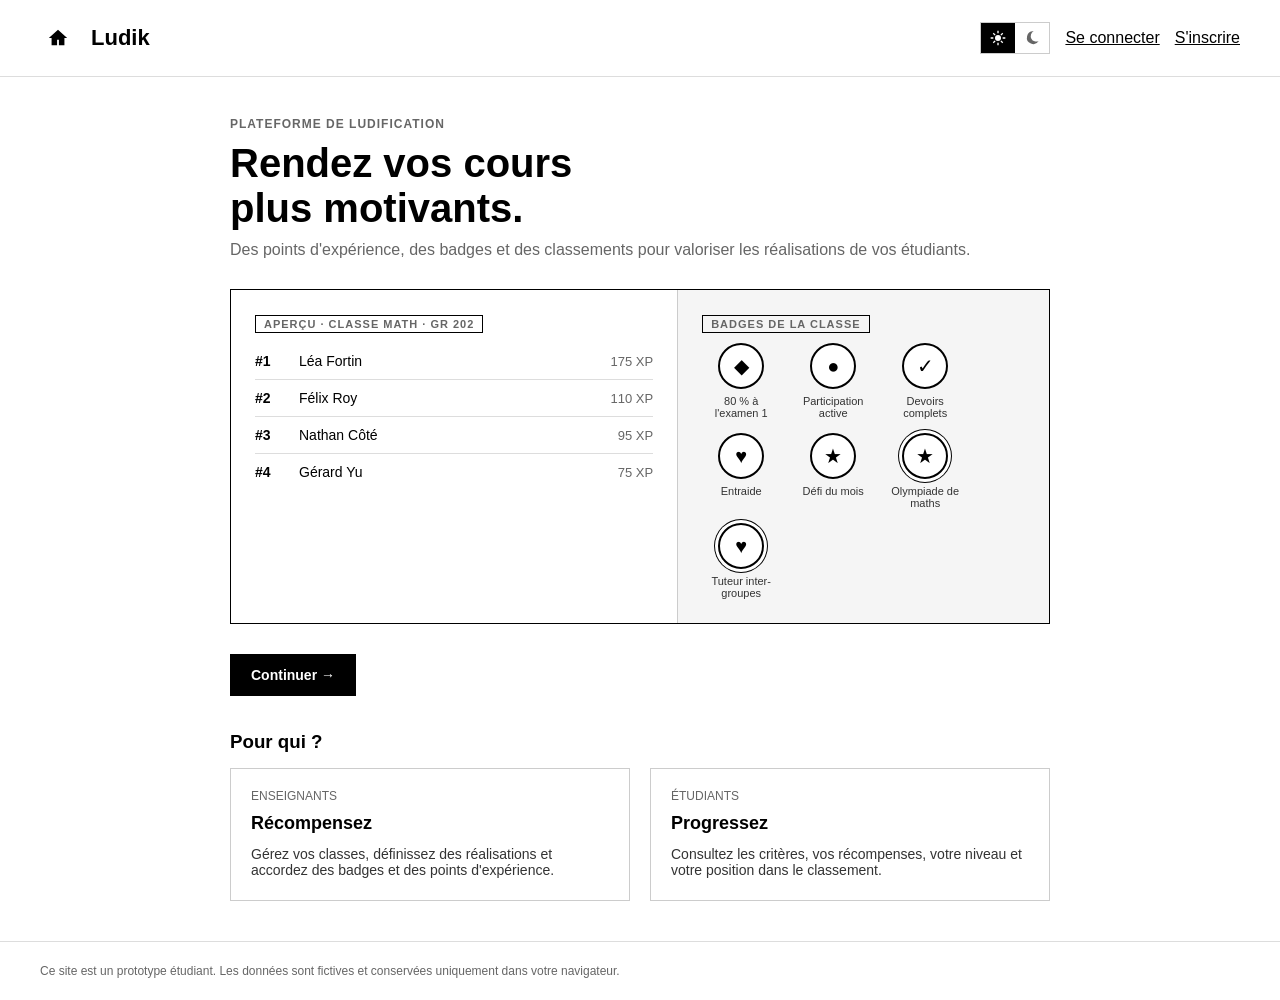
<file: index.html>
<!DOCTYPE html>
<html lang="fr">
<head>
<meta charset="UTF-8">
<meta name="viewport" content="width=device-width, initial-scale=1">
<title>Accueil - Ludik</title>
<link rel="stylesheet" href="style.css">
<script src="data.js"></script>
<script src="app.js"></script>
</head>
<body>

<main>
  <div class="eyebrow">Plateforme de ludification</div>
  <h2 class="title">Rendez vos cours<br>plus motivants.</h2>
  <p class="subtitle">Des points d'expérience, des badges et des classements pour valoriser les réalisations de vos étudiants.</p>

  <div class="preview" aria-label="Aperçu">
    <div>
      <div class="tag">APERÇU · CLASSE MATH · GR 202</div>
      <ul class="rank-list" id="previewRank"></ul>
    </div>
    <div>
      <div class="tag">BADGES DE LA CLASSE</div>
      <div class="badge-row" id="previewBadges"></div>
    </div>
  </div>

  <a class="btn" id="continueBtn" href="connexion.html">Continuer →</a>

  <div class="list-header">
    <h3>Pour qui ?</h3>
  </div>
  <div class="cards">
    <div class="card">
      <div class="meta"><span>Enseignants</span></div>
      <h4>Récompensez</h4>
      <p>Gérez vos classes, définissez des réalisations et accordez des badges et des points d'expérience.</p>
    </div>
    <div class="card">
      <div class="meta"><span>Étudiants</span></div>
      <h4>Progressez</h4>
      <p>Consultez les critères, vos récompenses, votre niveau et votre position dans le classement.</p>
    </div>
  </div>
</main>

<script>
  const user = getCurrentUser();
  if (user) document.getElementById("continueBtn").href = homeFor(user);

  document.getElementById("previewRank").innerHTML = ranking("c1").slice(0, 4).map(function (r) {
    return '<li><span class="pos">#' + r.rang + '</span><span class="name">' + esc(fullName(r.etudiant)) + '</span><span class="xp">' + r.xp + " XP</span></li>";
  }).join("");

  document.getElementById("previewBadges").innerHTML = badgesOf("c1").map(function (b) {
    return '<div class="badge-tile">' + medalHtml(b) + "<span>" + esc(b.nom) + "</span></div>";
  }).join("");
</script>

</body>
</html>
</file>
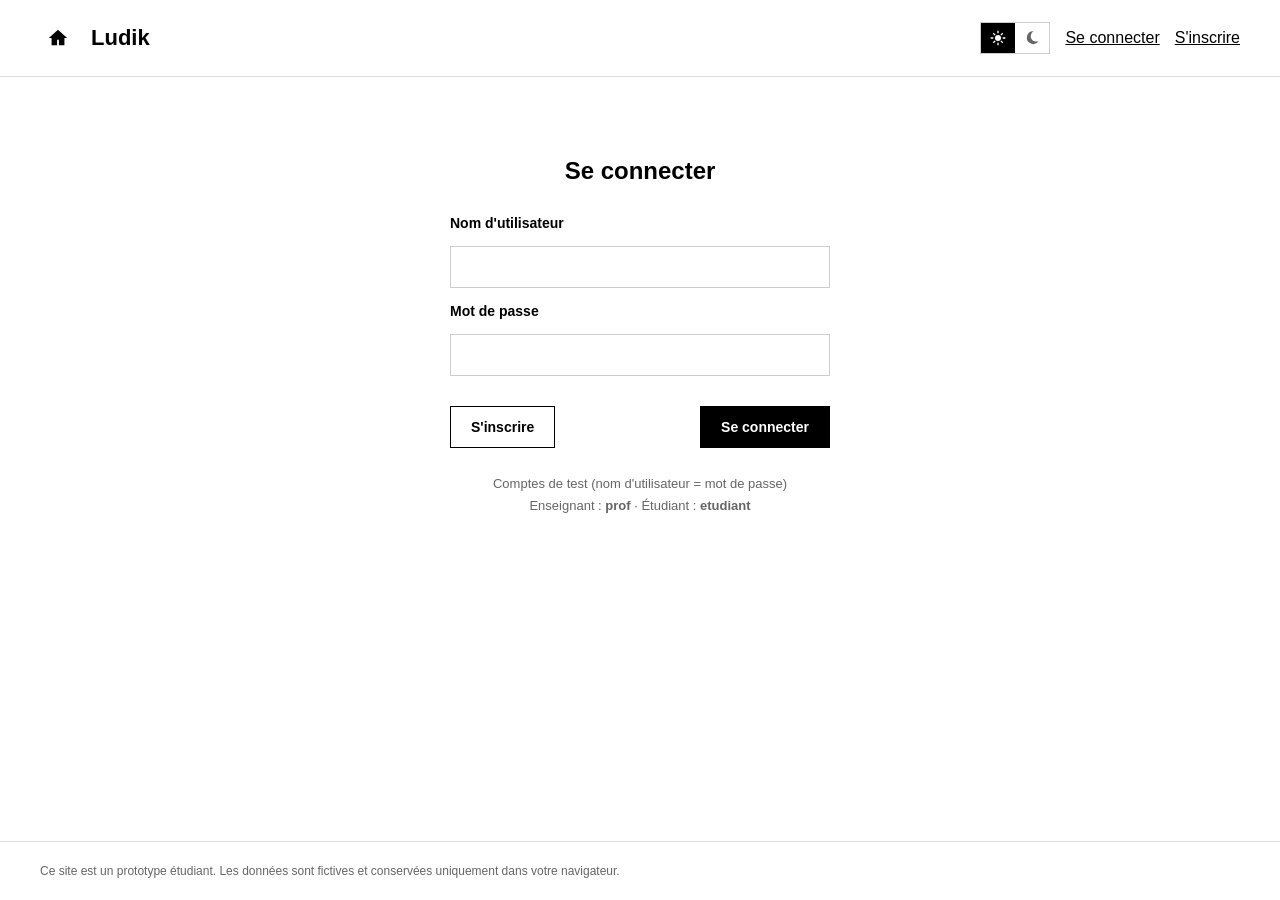
<file: connexion.html>
<!DOCTYPE html>
<html lang="fr">
<head>
<meta charset="UTF-8">
<meta name="viewport" content="width=device-width, initial-scale=1">
<title>Connexion - Ludik</title>
<link rel="stylesheet" href="style.css">
<script src="data.js"></script>
<script src="app.js"></script>
</head>
<body>

<main class="narrow">
  <h2 style="text-align:center; margin-bottom:30px;">Se connecter</h2>
  <p class="error" id="loginError" role="alert" hidden>Nom d'utilisateur ou mot de passe incorrect. Vérifiez vos identifiants et réessayez.</p>
  <form class="stack" onsubmit="seConnecter(event)">
    <label for="username">Nom d'utilisateur</label>
    <input type="text" id="username" autocomplete="username" required>

    <label for="password">Mot de passe</label>
    <input type="password" id="password" autocomplete="current-password" required>

    <div class="buttons">
      <a class="btn secondary" href="inscription.html">S'inscrire</a>
      <button type="submit" class="btn">Se connecter</button>
    </div>
  </form>
  <p class="test-account">
    Comptes de test (nom d'utilisateur = mot de passe)<br>
    Enseignant : <strong>prof</strong> · Étudiant : <strong>etudiant</strong>
  </p>
</main>

<script>
  function seConnecter(event) {
    event.preventDefault();
    const user = findUser(document.getElementById("username").value.trim(), document.getElementById("password").value);
    if (!user) {
      document.getElementById("loginError").hidden = false;
      const password = document.getElementById("password");
      password.value = "";
      password.focus();
      return;
    }
    login(user);
    window.location.href = homeFor(user);
  }
</script>

</body>
</html>
</file>
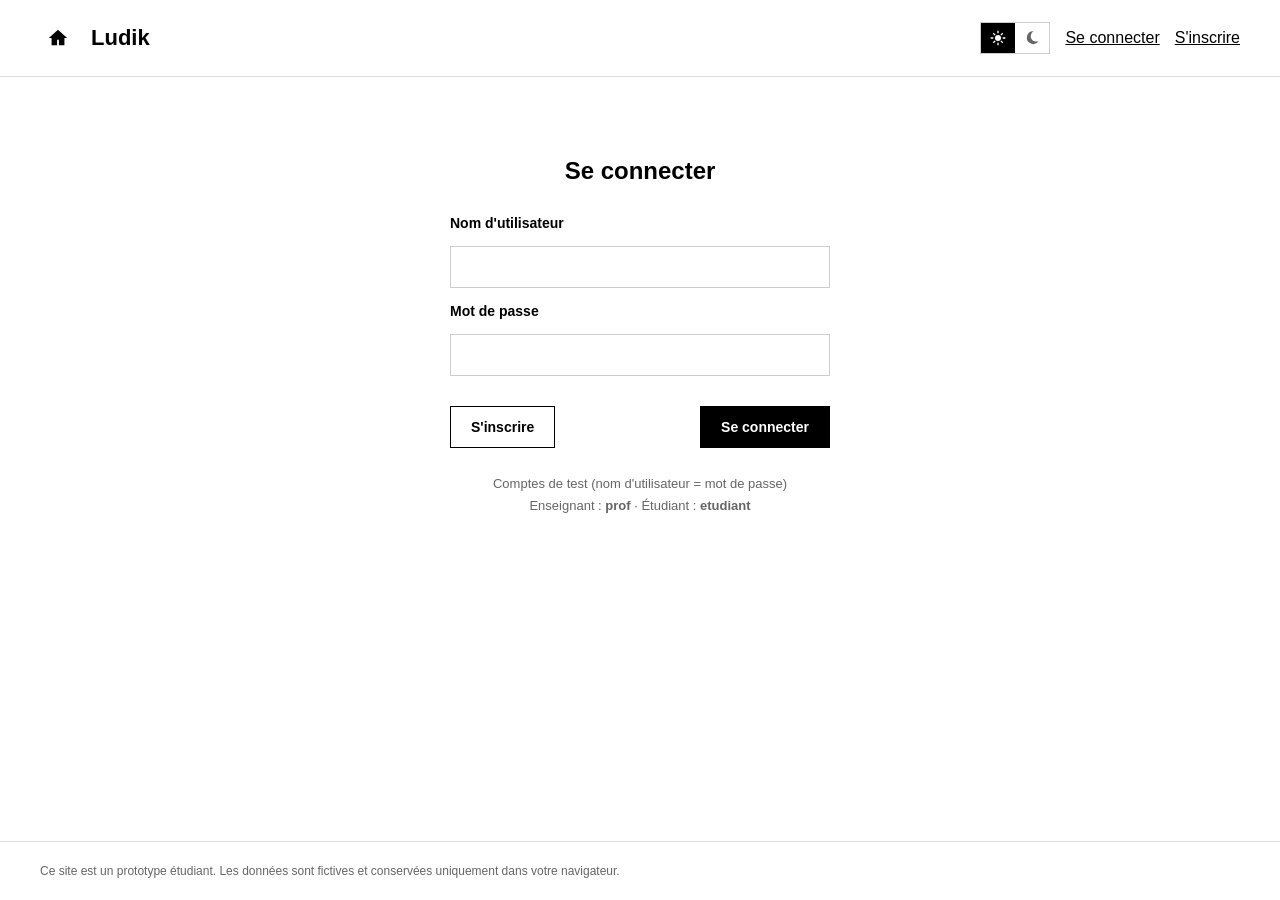
<file: etudiant-badge.html>
<!DOCTYPE html>
<html lang="fr">
<head>
<meta charset="UTF-8">
<meta name="viewport" content="width=device-width, initial-scale=1">
<title>Badge - Ludik</title>
<link rel="stylesheet" href="style.css">
<script src="data.js"></script>
<script src="app.js"></script>
</head>
<body>

<main>
  <a class="back-link" id="backLink">← Retour à la liste des badges</a>

  <div class="badge-editor" style="margin-top:10px">
    <div>
      <div class="eyebrow" id="eyebrow"></div>
      <h2 class="title" id="title"></h2>
      <p class="subtitle" id="subtitle"></p>

      <section class="panel" style="margin-top:25px">
        <h3>Critères d'attribution</h3>
        <p id="description" style="margin:0; font-size:15px; line-height:1.5"></p>
      </section>

      <section class="panel">
        <h3>Mon statut</h3>
        <div id="status"></div>
      </section>
    </div>

    <div class="image-box" style="align-self:start">
      <div id="medal"></div>
      <div id="statusTag"></div>
      <p class="hint" id="holders" style="text-align:center; margin:0"></p>
    </div>
  </div>
</main>

<script>
  // Consultation seulement : l'étudiant ne peut ni modifier ce badge ni se l'attribuer.
  const user = requireRole("etudiant");
  const badge = getBadge(qs("id"));
  if (!badge) denyAccess("Ce badge n'existe pas.");
  // La classe d'où vient l'étudiant ; pour un badge d'alliance, n'importe quelle classe membre où il est inscrit
  const classes = badgeClasses(badge).filter(function (c) { return isEnrolled(user.id, c.id); });
  const classe = classes.find(function (c) { return c.id === qs("classe"); }) || classes[0];
  if (!classe) {
    denyAccess("Ce badge appartient à une classe à laquelle vous n'êtes pas inscrit.");
  }

  const obtentions = badgeAttributions(user.id, badge.id);
  const total = badgeAudience(badge);

  document.title = badge.nom + " - Ludik";
  document.getElementById("backLink").href = "etudiant-classe.html?id=" + classe.id + "#badges-section";
  document.getElementById("eyebrow").textContent = "Badge · " + badgeScopeLabel(badge);
  document.getElementById("title").textContent = badge.nom;
  document.getElementById("subtitle").textContent =
    "+" + badge.xp + " XP · " + (badge.cumulable ? "Peut être obtenu plusieurs fois" : "Ne peut être obtenu qu'une fois");
  document.getElementById("description").textContent = badge.description || "Votre enseignant n'a pas encore décrit les critères de ce badge.";

  document.getElementById("medal").innerHTML = medalHtml(badge, { size: "lg", locked: !obtentions.length });
  document.getElementById("statusTag").innerHTML = obtentions.length
    ? '<span class="tag">✓ Obtenu' + (obtentions.length > 1 ? " ×" + obtentions.length : "") + "</span>"
    : '<span class="tag muted">Pas encore obtenu</span>';
  document.getElementById("holders").textContent = holdersOf(badge.id).length + " / " + total + " étudiants " + (badge.allianceId ? "de l'alliance" : "de la classe") + " l'ont obtenu";

  if (obtentions.length) {
    document.getElementById("status").innerHTML = '<ul class="row-list">' + obtentions.map(function (a) {
      const prof = getUser(a.parId);
      return '<li><span class="grow"><strong>Obtenu le ' + formatDate(a.date) + '</strong><br><span class="muted">' +
        relativeDate(a.date) + (prof ? " · accordé par " + esc(fullName(prof)) : "") + "</span></span><strong>+" + a.xp + " XP</strong></li>";
    }).join("") + "</ul>" +
      (badge.cumulable ? '<p class="hint">Ce badge est cumulable : vous pouvez l\'obtenir de nouveau en remplissant encore les critères.</p>' : "");
  } else {
    document.getElementById("status").innerHTML =
      '<p style="margin:0; font-size:14px">Vous n\'avez pas encore obtenu ce badge. Remplissez les critères ci-dessus : ' +
      "votre enseignant vous l'attribuera et vous recevrez une notification.</p>";
  }
</script>

</body>
</html>
</file>
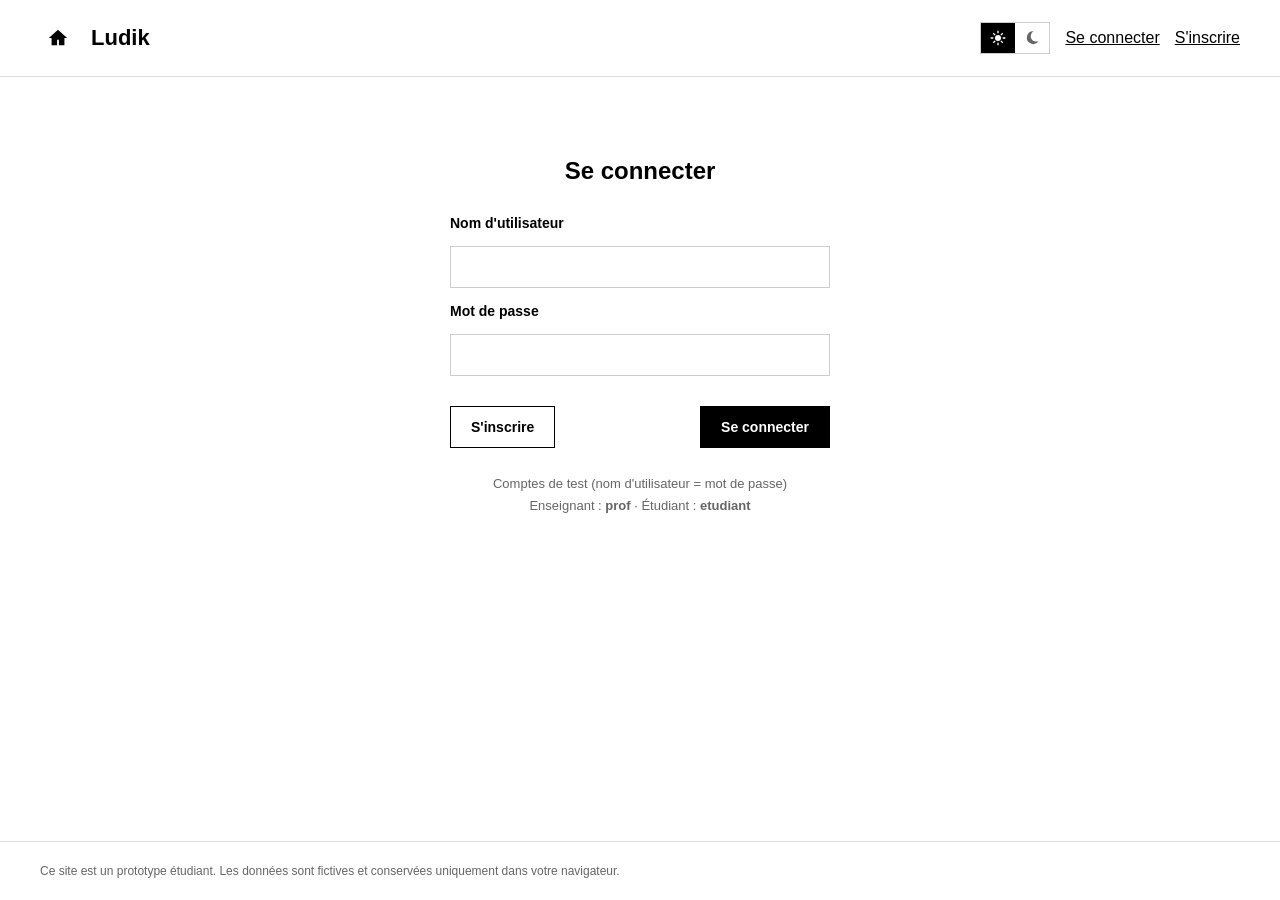
<file: etudiant-classe.html>
<!DOCTYPE html>
<html lang="fr">
<head>
<meta charset="UTF-8">
<meta name="viewport" content="width=device-width, initial-scale=1">
<title>Classe - Ludik</title>
<link rel="stylesheet" href="style.css">
<script src="data.js"></script>
<script src="app.js"></script>
</head>
<body>

<main>
  <a class="back-link" href="etudiant.html">← Mes classes</a>
  <div class="eyebrow" id="eyebrow"></div>
  <h2 class="title" id="title"></h2>
  <p class="subtitle" id="subtitle"></p>

  <div class="grid-2" style="margin-top:30px">
    <section class="panel">
      <h3>Ma progression</h3>
      <div class="stats" style="grid-template-columns:1fr 1fr; gap:10px">
        <div class="stat"><strong id="myRank"></strong><span>Rang</span></div>
        <div class="stat"><strong id="myXp"></strong><span>XP</span></div>
      </div>
      <div id="myProgress" style="margin-top:15px"></div>
    </section>
    <section class="panel">
      <h3>Classement</h3>
      <ul class="rank-list" id="rank"></ul>
    </section>
  </div>

  <section class="panel" style="margin-top:20px" id="badges-section">
    <h3>Badges <small id="badgeCount"></small></h3>
    <p class="hint" style="margin-top:0">Sélectionnez un badge pour voir ses critères et son statut.</p>
    <ul class="choice-list" id="badges"></ul>
    <div class="legend" id="legend" hidden><span class="medal sm shared">★&#xFE0E;</span> Badge commun à toutes les classes de l'alliance</div>
  </section>

  <div id="allianceRanks"></div>
</main>

<script>
  const user = requireRole("etudiant");
  const classe = getClasse(qs("id"));
  if (!classe || classe.archived || !isEnrolled(user.id, classe.id)) denyAccess("Vous n'êtes pas inscrit à cette classe.");

  document.title = classe.nom + " - Ludik";
  document.getElementById("eyebrow").textContent = "Classe · " + classe.groupe;
  document.getElementById("title").textContent = classe.nom;
  document.getElementById("subtitle").textContent = "Prof. " + fullName(getUser(classe.profId));

  const rows = ranking(classe.id);
  const xp = xpOf(user.id, classe.id);
  const myRow = rows.find(function (r) { return r.etudiant.id === user.id; });
  document.getElementById("myRank").textContent = "#" + myRow.rang + " / " + rows.length;
  document.getElementById("myXp").textContent = xp;
  document.getElementById("myProgress").innerHTML = progressHtml(xp) +
    '<p class="hint">Encore ' + (XP_PAR_NIVEAU - levelInfo(xp).dansNiveau) + " XP avant le niveau " + (levelInfo(xp).niveau + 1) + ".</p>";

  // Le podium, puis la position de l'étudiant s'il n'y figure pas (on n'affiche pas le dernier rang)
  function rankLine(r) {
    const me = r.etudiant.id === user.id;
    return '<li class="' + (me ? "me" : "") + '"><span class="pos">#' + r.rang + '</span><span class="name">' +
      esc(fullName(r.etudiant)) + (me ? " (vous)" : "") + '</span><span class="xp">' +
      (r.classe ? esc(r.classe.groupe) + " · " : "") + r.xp + " XP</span></li>";
  }
  function podiumHtml(list, mine) {
    const podium = list.slice(0, 3);
    let html = podium.map(rankLine).join("");
    if (mine && !podium.includes(mine)) {
      html += '<li class="gap">⋮</li>' + rankLine(mine);
    }
    return html;
  }
  document.getElementById("rank").innerHTML = podiumHtml(rows, myRow);

  // Classement commun de chaque alliance dont la classe fait partie
  document.getElementById("allianceRanks").innerHTML = alliancesOfClasse(classe.id).map(function (a) {
    const list = allianceRanking(a);
    const mine = list.find(function (r) { return r.etudiant.id === user.id && r.classe.id === classe.id; });
    const groupes = allianceClasses(a).map(function (c) { return c.groupe; }).join(", ");
    return '<section class="panel"><h3>Classement de l\'alliance « ' + esc(a.nom) + " » <small>" + esc(groupes) + "</small></h3>" +
      '<ul class="rank-list">' + podiumHtml(list, mine) + "</ul>" +
      '<p class="hint">Votre position parmi les ' + plural(list.length, "étudiant") + " des classes de l'alliance.</p></section>";
  }).join("");

  const badges = badgesOf(classe.id);
  const earned = badgesEarned(user.id, classe.id);
  document.getElementById("badgeCount").textContent = earned.length + " / " + badges.length + " obtenus";
  document.getElementById("badges").innerHTML = badges.length
    ? badges.map(function (b) {
        const n = countBadge(user.id, b.id);
        const status = n
          ? '<span class="tag">✓ Obtenu' + (n > 1 ? " ×" + n : "") + "</span>"
          : '<span class="tag muted">À obtenir</span>';
        return '<li><button type="button" onclick="location.href=\'etudiant-badge.html?id=' + b.id + "&classe=" + classe.id + '\'">' + medalHtml(b, { locked: !n }) +
          '<span class="grow"><strong>' + esc(b.nom) + '</strong><br><span class="hint">+' + b.xp + " XP" +
          (b.allianceId ? " · " + esc(badgeScopeLabel(b)) : "") + "</span></span>" + status + " →</button></li>";
      }).join("")
    : '<li class="empty">Aucun badge disponible pour cette classe.</li>';
  document.getElementById("legend").hidden = !badges.some(function (b) { return b.allianceId; });
</script>

</body>
</html>
</file>
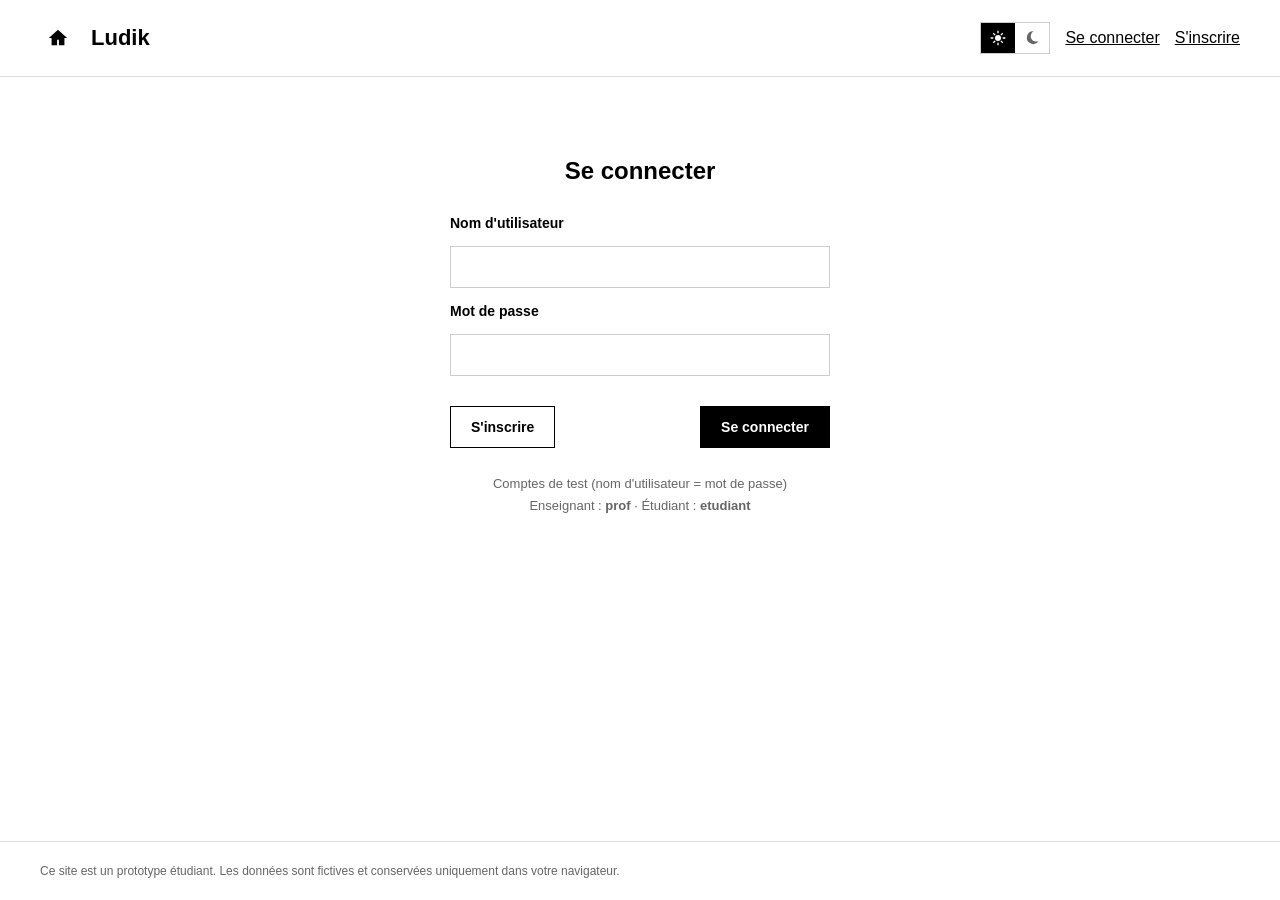
<file: etudiant.html>
<!DOCTYPE html>
<html lang="fr">
<head>
<meta charset="UTF-8">
<meta name="viewport" content="width=device-width, initial-scale=1">
<title>Mon profil - Ludik</title>
<link rel="stylesheet" href="style.css">
<script src="data.js"></script>
<script src="app.js"></script>
</head>
<body>

<main>
  <div class="eyebrow">Espace étudiant</div>
  <h2 class="title" id="title"></h2>
  <p class="subtitle" id="subtitle"></p>

  <div class="list-header">
    <h3>Mes classes</h3>
    <span id="count"></span>
  </div>
  <div class="cards" id="cards"></div>

  <div class="list-header">
    <h3>Derniers accomplissements</h3>
  </div>
  <section class="panel">
    <ul class="row-list" id="recent"></ul>
  </section>
</main>

<script>
  const user = requireRole("etudiant");
  const classes = classesOfStudent(user.id);
  const totalXp = classes.reduce(function (s, c) { return s + xpOf(user.id, c.id); }, 0);
  const totalBadges = classes.reduce(function (s, c) { return s + badgesEarned(user.id, c.id).length; }, 0);

  document.getElementById("title").textContent = fullName(user);
  document.getElementById("subtitle").textContent = totalXp + " XP au total · " + plural(totalBadges, "badge") + " obtenu" + (totalBadges > 1 ? "s" : "");
  document.getElementById("count").textContent = plural(classes.length, "classe");

  document.getElementById("cards").innerHTML = classes.length
    ? classes.map(function (c) {
        const xp = xpOf(user.id, c.id);
        const prof = getUser(c.profId);
        return '<div class="card"><div class="meta"><span>' + esc(c.groupe) + "</span><span>Rang #" + rankOf(user.id, c.id) + " / " + studentsOf(c.id).length + "</span></div>" +
          '<div class="card-body"><h4>' + esc(c.nom) + "</h4><p>Prof. " + esc(fullName(prof)) + "</p>" +
          "<p>" + badgesEarned(user.id, c.id).length + " / " + badgesOf(c.id).length + " badges · " + xp + " XP</p>" + progressHtml(xp) + "</div>" +
          '<a class="btn secondary block" href="etudiant-classe.html?id=' + c.id + '">Voir la classe →</a></div>';
      }).join("")
    : '<p class="empty">Vous n\'êtes inscrit à aucune classe. Votre enseignant doit vous ajouter.</p>';

  const recent = state.attributions
    .filter(function (a) { return a.etudiantId === user.id && classes.some(function (c) { return c.id === a.classeId; }); })
    .sort(function (a, b) { return b.date.localeCompare(a.date); })
    .slice(0, 6);

  document.getElementById("recent").innerHTML = recent.length
    ? recent.map(function (a) {
        const b = a.badgeId ? getBadge(a.badgeId) : null;
        const c = getClasse(a.classeId);
        return "<li>" + (b ? medalHtml(b, { size: "sm" }) : '<span class="medal sm">+</span>') +
          '<span class="grow"><strong>' + (b ? esc(b.nom) : esc(a.note || "Points d'expérience")) + '</strong><br><span class="muted">' +
          esc(c.nom) + " · " + relativeDate(a.date) + "</span></span><strong>+" + a.xp + " XP</strong></li>";
      }).join("")
    : '<li class="empty">Aucun accomplissement pour l\'instant.</li>';
</script>

</body>
</html>
</file>
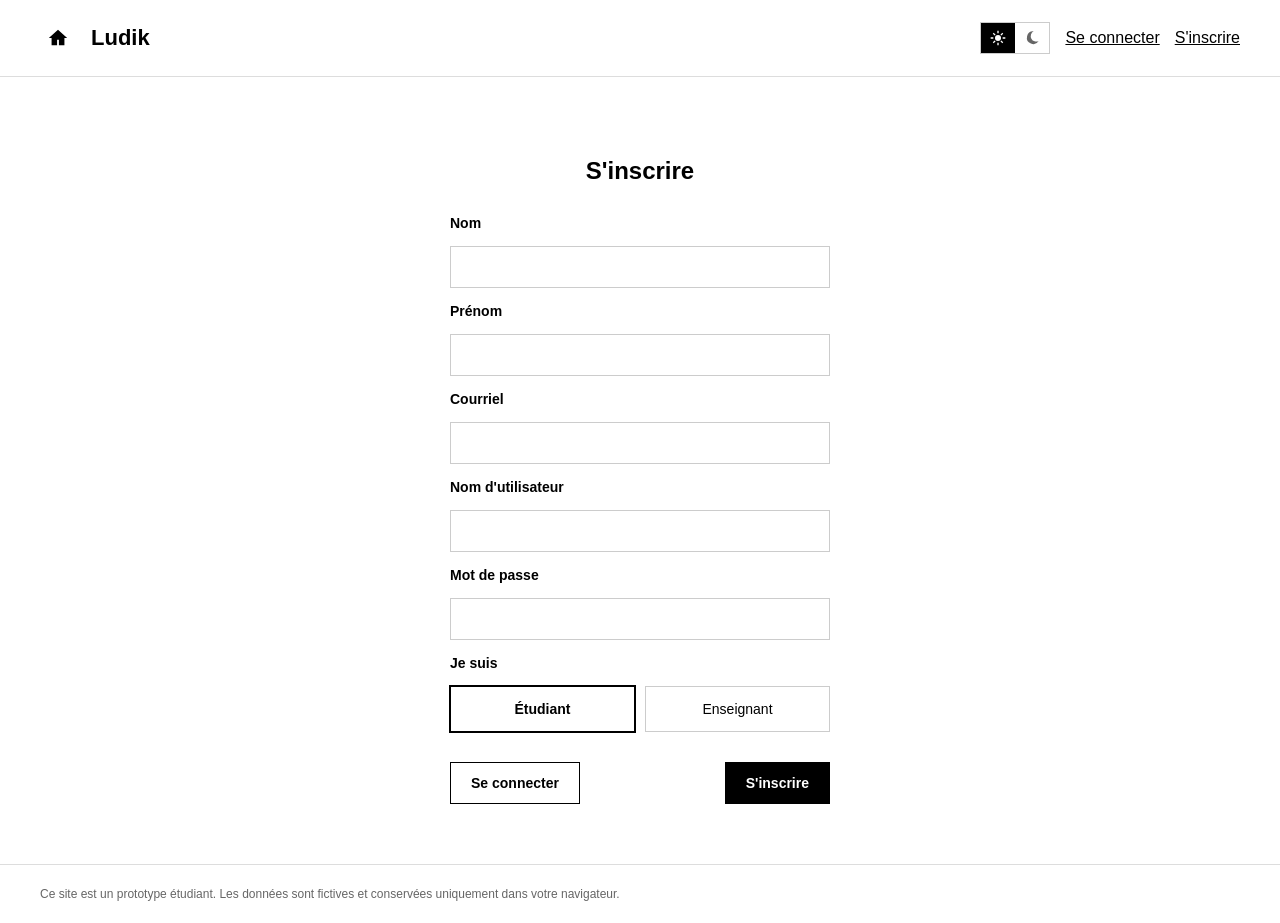
<file: inscription.html>
<!DOCTYPE html>
<html lang="fr">
<head>
<meta charset="UTF-8">
<meta name="viewport" content="width=device-width, initial-scale=1">
<title>Inscription - Ludik</title>
<link rel="stylesheet" href="style.css">
<script src="data.js"></script>
<script src="app.js"></script>
</head>
<body>

<main class="narrow">
  <h2 style="text-align:center; margin-bottom:30px;">S'inscrire</h2>
  <form class="stack" onsubmit="sInscrire(event)">
    <label for="nom">Nom</label>
    <input type="text" id="nom" autocomplete="family-name" required>

    <label for="prenom">Prénom</label>
    <input type="text" id="prenom" autocomplete="given-name" required>

    <label for="email">Courriel</label>
    <input type="email" id="email" autocomplete="email" required>

    <label for="username">Nom d'utilisateur</label>
    <input type="text" id="username" autocomplete="username" required>

    <label for="password">Mot de passe</label>
    <input type="password" id="password" autocomplete="new-password" minlength="4" required>

    <label>Je suis</label>
    <div class="role-choice">
      <label><input type="radio" name="role" value="etudiant" checked><span>Étudiant</span></label>
      <label><input type="radio" name="role" value="enseignant"><span>Enseignant</span></label>
    </div>

    <div class="buttons">
      <a class="btn secondary" href="connexion.html">Se connecter</a>
      <button type="submit" class="btn">S'inscrire</button>
    </div>
  </form>
</main>

<script>
  function sInscrire(event) {
    event.preventDefault();
    const username = document.getElementById("username").value.trim();
    if (usernameTaken(username)) {
      showNotification("Ce nom d'utilisateur est déjà pris");
      return;
    }
    const user = {
      id: newId("u"),
      username: username,
      password: document.getElementById("password").value,
      prenom: document.getElementById("prenom").value.trim(),
      nom: document.getElementById("nom").value.trim(),
      email: document.getElementById("email").value.trim(),
      role: document.querySelector("input[name=role]:checked").value
    };
    if (!commit(function () { state.users.push(user); })) return;
    login(user);
    window.location.href = homeFor(user);
  }
</script>

</body>
</html>
</file>
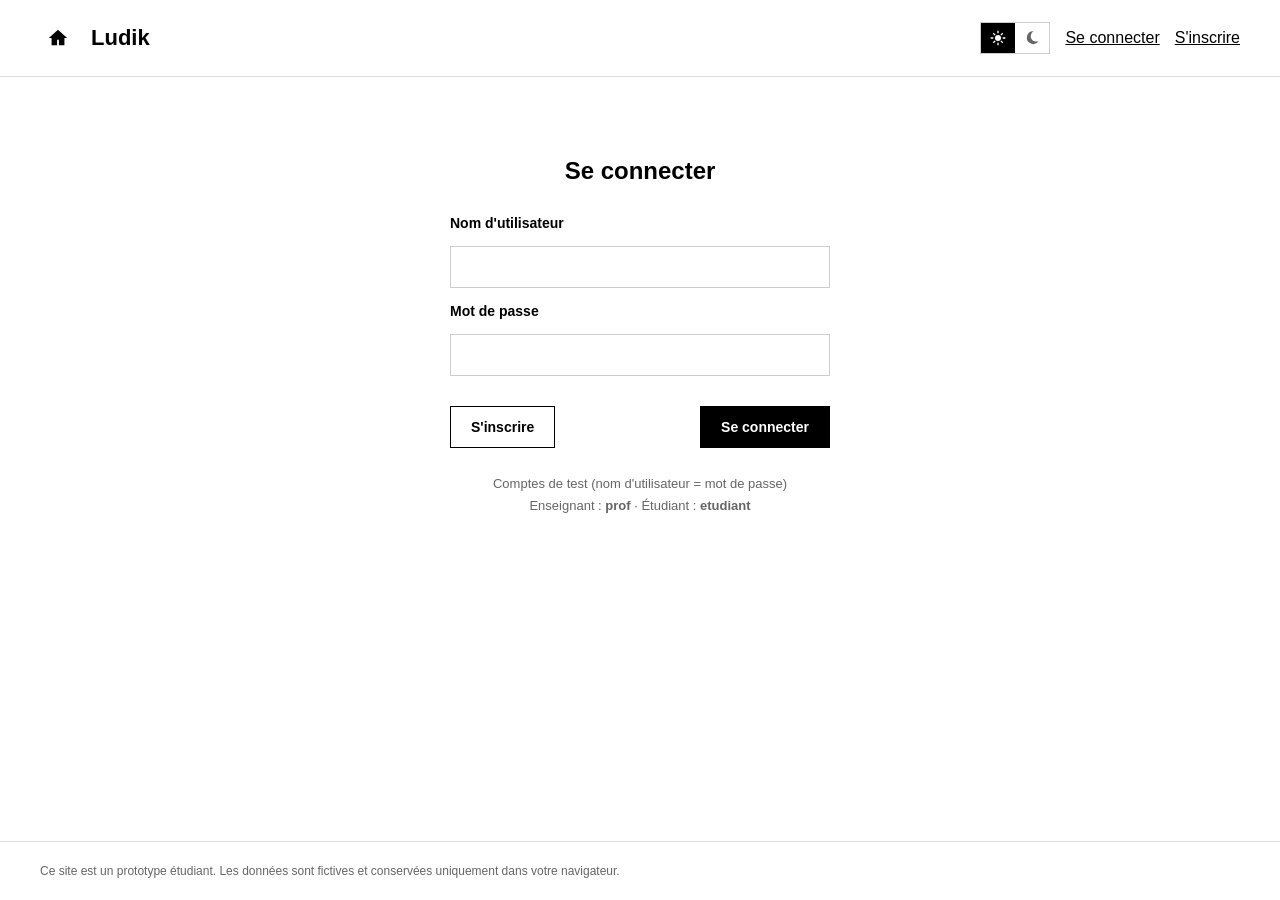
<file: prof-alliance.html>
<!DOCTYPE html>
<html lang="fr">
<head>
<meta charset="UTF-8">
<meta name="viewport" content="width=device-width, initial-scale=1">
<title>Alliance - Ludik</title>
<link rel="stylesheet" href="style.css">
<script src="data.js"></script>
<script src="app.js"></script>
</head>
<body>

<main>
  <a class="back-link" href="prof.html#alliances">← Mes classes</a>
  <div class="eyebrow" id="eyebrow"></div>
  <h2 class="title" id="title"></h2>
  <p class="subtitle">Les classes de l'alliance partagent les mêmes badges et un classement commun. Chaque enseignant attribue les badges à ses propres étudiants.</p>

  <section class="panel" style="margin-top:30px">
    <h3>Badges partagés <small id="badgeCount"></small></h3>
    <div class="badge-row" id="badges"></div>
    <div class="legend"><span class="medal sm shared">★︎</span> Double anneau = badge commun à toutes les classes de l'alliance</div>
  </section>

  <div class="grid-2">
    <section class="panel">
      <h3>Classes membres <small id="classCount"></small></h3>
      <ul class="row-list" id="classes"></ul>
      <form style="margin-top:15px" onsubmit="inviter(event)">
        <label for="inviteSelect">Ajouter une classe</label>
        <div class="inline-form" style="margin-top:8px">
          <select id="inviteSelect" required></select>
          <button type="submit" class="btn">Inviter</button>
        </div>
        <p class="hint">Vos classes sont ajoutées tout de suite. Les classes d'un autre enseignant reçoivent une invitation qu'il doit accepter.</p>
      </form>
    </section>

    <section class="panel">
      <h3>Classement de l'alliance <small id="rankCount"></small></h3>
      <ul class="rank-list" id="rank"></ul>
    </section>
  </div>
</main>

<script>
  const user = requireRole("enseignant");
  const alliance = getAlliance(qs("id"));
  requireAllianceMember(alliance, user);

  document.title = "Alliance " + alliance.nom + " - Ludik";
  document.getElementById("title").textContent = alliance.nom;

  function render() {
    const classes = allianceClasses(alliance);
    document.getElementById("eyebrow").textContent = "Alliance · " + plural(classes.length, "classe");

    const badges = allianceBadges(alliance.id);
    const audience = classes.reduce(function (n, c) { return n + studentsOf(c.id).length; }, 0);
    document.getElementById("badgeCount").textContent = plural(badges.length, "badge");
    document.getElementById("badges").innerHTML = badges.map(function (b) {
      return '<a class="badge-tile" href="prof-badge.html?id=' + b.id + '">' + medalHtml(b) +
        "<span>" + esc(b.nom) + "<br>" + holdersOf(b.id).length + " / " + audience + "</span></a>";
    }).join("") + '<a class="add-square" href="prof-badge.html?alliance=' + alliance.id + '" title="Créer un badge partagé">+</a>';

    document.getElementById("classCount").textContent = plural(classes.length, "classe");
    let rows = classes.map(function (c) {
      const prof = getUser(c.profId);
      const mine = c.profId === user.id;
      return '<li><span class="grow"><strong>' + esc(classeLabel(c)) + '</strong><br><span class="muted">' +
        (mine ? "Vous" : "Prof. " + esc(fullName(prof))) + " · " + plural(studentsOf(c.id).length, "étudiant") + "</span></span>" +
        (mine ? '<button type="button" class="link-btn" onclick="quitter(\'' + c.id + '\')">Retirer de l\'alliance</button>' : "") + "</li>";
    }).join("");
    rows += alliance.invitations.map(function (inv) {
      const c = getClasse(inv.classeId);
      if (!c) return "";
      return '<li><span class="grow"><strong>' + esc(classeLabel(c)) + '</strong><br><span class="muted">Prof. ' + esc(fullName(getUser(c.profId))) +
        " · invitée " + relativeDate(inv.date) + '</span></span><span class="tag muted">En attente</span>' +
        '<button type="button" class="link-btn" onclick="annulerInvitation(\'' + c.id + '\')">Annuler</button></li>';
    }).join("");
    document.getElementById("classes").innerHTML = rows;

    // Classes qu'on peut encore ajouter : actives, pas déjà membres ni invitées
    const candidates = state.classes.filter(function (c) {
      return !c.archived && !alliance.classeIds.includes(c.id) &&
        !alliance.invitations.some(function (inv) { return inv.classeId === c.id; });
    });
    const mineC = candidates.filter(function (c) { return c.profId === user.id; });
    const others = candidates.filter(function (c) { return c.profId !== user.id; });
    function opt(c) {
      return '<option value="' + c.id + '">' + esc(classeLabel(c)) + (c.profId === user.id ? "" : " — " + esc(fullName(getUser(c.profId)))) + "</option>";
    }
    document.getElementById("inviteSelect").innerHTML = '<option value="">Choisir une classe…</option>' +
      (mineC.length ? '<optgroup label="Mes classes">' + mineC.map(opt).join("") + "</optgroup>" : "") +
      (others.length ? '<optgroup label="Classes des autres enseignants">' + others.map(opt).join("") + "</optgroup>" : "");

    const ranking = allianceRanking(alliance);
    document.getElementById("rankCount").textContent = plural(ranking.length, "étudiant");
    document.getElementById("rank").innerHTML = ranking.length
      ? ranking.slice(0, 10).map(function (r) {
          const name = r.classe.profId === user.id
            ? '<a class="name" href="prof-etudiant.html?classe=' + r.classe.id + "&etudiant=" + r.etudiant.id + '">' + esc(fullName(r.etudiant)) + "</a>"
            : '<span class="name">' + esc(fullName(r.etudiant)) + "</span>";
          return '<li><span class="pos">#' + r.rang + "</span>" + name + '<span class="xp">' + esc(r.classe.groupe) + " · " + r.xp + " XP</span></li>";
        }).join("") + (ranking.length > 10 ? '<li class="gap">+ ' + (ranking.length - 10) + " autres</li>" : "")
      : '<li class="empty">Aucun étudiant dans les classes de l\'alliance.</li>';
  }

  function inviter(event) {
    event.preventDefault();
    const classe = getClasse(document.getElementById("inviteSelect").value);
    if (!classe) return;
    const mine = classe.profId === user.id;
    const ok = commit(function () {
      if (mine) {
        alliance.classeIds.push(classe.id);
      } else {
        alliance.invitations.push({ classeId: classe.id, parId: user.id, date: new Date().toISOString() });
        addNotificationFor(classe.profId, fullName(user) + " invite votre classe " + classeLabel(classe) + " à rejoindre l'alliance « " + alliance.nom + " ».");
      }
    });
    if (!ok) return;
    showNotification(mine ? classeLabel(classe) + " a rejoint l'alliance" : "Invitation envoyée à " + fullName(getUser(classe.profId)));
    render();
  }

  function annulerInvitation(classeId) {
    if (!commit(function () {
      alliance.invitations = alliance.invitations.filter(function (inv) { return inv.classeId !== classeId; });
    })) return;
    showNotification("Invitation annulée");
    render();
  }

  function quitter(classeId) {
    const classe = getClasse(classeId);
    const last = allianceClasses(alliance).length === 1;
    const message = last
      ? "Retirer " + classeLabel(classe) + " ? C'est la dernière classe : l'alliance et ses badges partagés seront supprimés. Les XP déjà gagnés restent acquis."
      : "Retirer " + classeLabel(classe) + " de l'alliance ? Ses étudiants ne verront plus les badges partagés. Les XP déjà gagnés restent acquis.";
    if (!confirm(message)) return;
    const ok = commit(function () {
      alliance.classeIds = alliance.classeIds.filter(function (id) { return id !== classeId; });
      if (last) {
        state.alliances = state.alliances.filter(function (a) { return a.id !== alliance.id; });
        state.badges = state.badges.filter(function (b) { return b.allianceId !== alliance.id; });
      } else {
        allianceClasses(alliance).forEach(function (c) {
          if (c.profId !== user.id) addNotificationFor(c.profId, classeLabel(classe) + " a quitté l'alliance « " + alliance.nom + " ».");
        });
      }
    });
    if (!ok) return;
    // Si l'enseignant n'a plus de classe dans l'alliance, il n'y a plus accès
    if (last || !isAllianceMember(alliance, user.id)) {
      window.location.href = "prof.html#alliances";
      return;
    }
    showNotification(classeLabel(classe) + " a quitté l'alliance");
    render();
  }

  render();
</script>

</body>
</html>
</file>
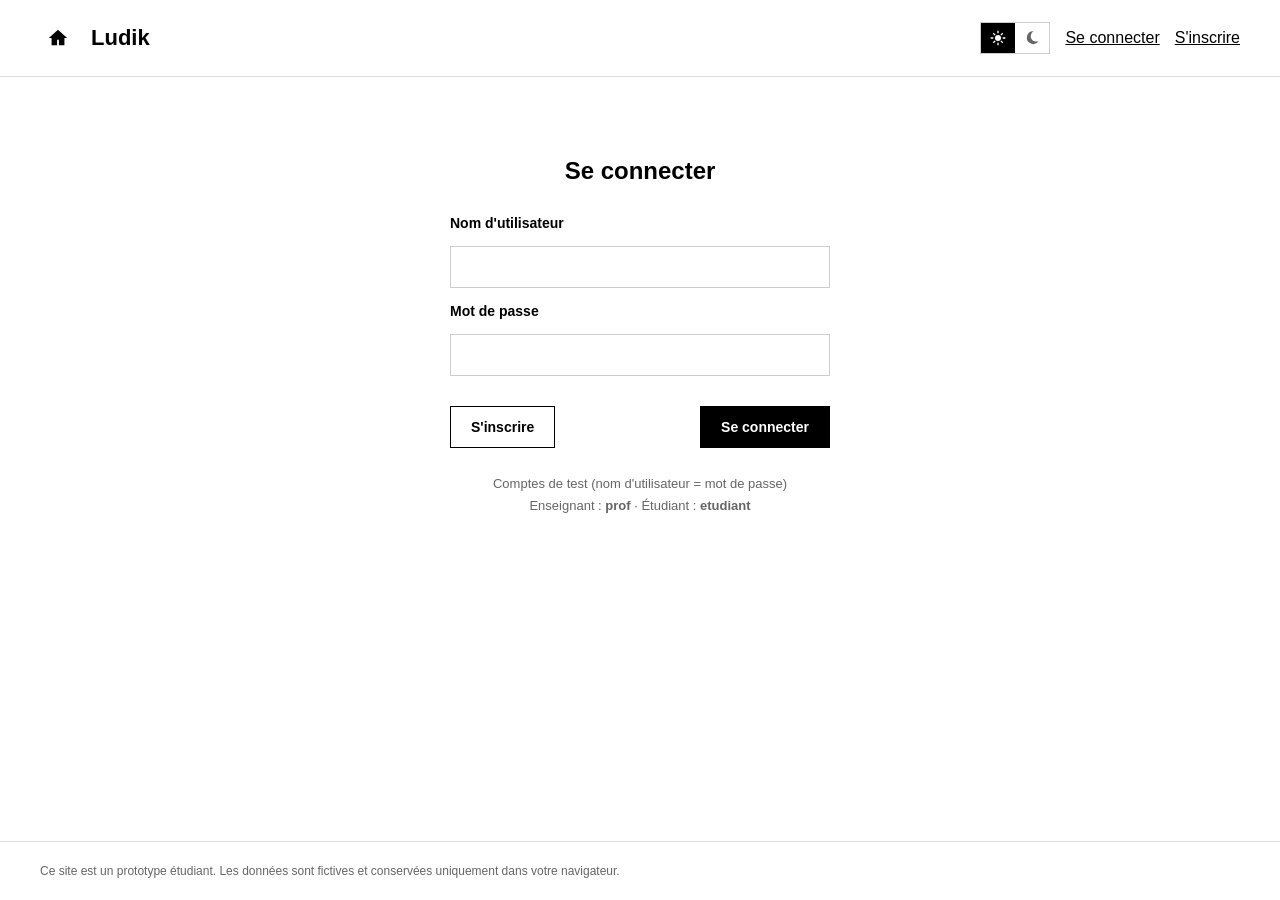
<file: prof-badge.html>
<!DOCTYPE html>
<html lang="fr">
<head>
<meta charset="UTF-8">
<meta name="viewport" content="width=device-width, initial-scale=1">
<title>Gestion d'un badge - Ludik</title>
<link rel="stylesheet" href="style.css">
<script src="data.js"></script>
<script src="app.js"></script>
</head>
<body>

<main>
  <a class="back-link" id="backLink">← Retour à la classe</a>
  <div class="eyebrow" id="eyebrow"></div>
  <div class="notice" id="sharedNote" style="margin-top:15px" hidden></div>

  <form id="badgeForm" onsubmit="enregistrer(event)">
    <div class="badge-editor" style="margin-top:15px">
      <div class="stack" style="display:flex; flex-direction:column; gap:22px">
        <div class="edit-field title-field">
          <input type="text" id="nom" placeholder="Nom du badge (ex. 80 % à l'examen 1)" required aria-label="Nom du badge">
          <button type="button" class="pencil" data-focus="nom" title="Modifier"></button>
        </div>

        <div>
          <label for="description">Description et critères d'attribution</label>
          <div class="edit-field">
            <textarea id="description" placeholder="Ce que l'étudiant doit accomplir pour obtenir ce badge" required></textarea>
            <button type="button" class="pencil" data-focus="description" title="Modifier"></button>
          </div>
        </div>

        <div>
          <label for="xp">XP accordés</label>
          <div class="edit-field" style="max-width:200px">
            <input type="number" id="xp" min="0" max="500" required>
            <button type="button" class="pencil" data-focus="xp" title="Modifier"></button>
          </div>
        </div>

        <label style="display:flex; gap:10px; align-items:center; font-weight:normal">
          <input type="checkbox" id="cumulable">
          Badge cumulable (peut être attribué plusieurs fois au même étudiant)
        </label>
      </div>

      <div class="image-box">
        <div id="medalPreview"></div>
        <div class="symbol-pick" id="symbols"></div>
        <label class="btn secondary small" style="font-weight:bold">
          Changer l'image
          <input type="file" id="imageInput" accept="image/*" hidden>
        </label>
        <button type="button" class="link-btn" id="removeImage" hidden>Retirer l'image</button>
      </div>
    </div>

    <section class="panel" style="margin-top:30px">
      <h3>Étudiants avec ce badge <small id="holderCount"></small></h3>
      <ul class="row-list" id="holders"></ul>
      <div class="inline-form" style="margin-top:15px">
        <select id="addHolder"></select>
        <button type="button" class="add-square" title="Ajouter" onclick="ajouterDetenteur()">+</button>
      </div>
      <p class="hint">Les changements de cette liste sont appliqués à l'enregistrement.</p>
    </section>

    <div class="buttons">
      <button type="button" class="btn danger" id="deleteBtn" onclick="supprimer()">Supprimer le badge</button>
      <button type="submit" class="btn">Enregistrer</button>
    </div>
  </form>
</main>

<script>
  const user = requireRole("enseignant");
  const existing = qs("id") ? getBadge(qs("id")) : null;
  if (qs("id") && !existing) denyAccess("Ce badge n'existe pas.");

  // Un badge appartient soit à une classe, soit à une alliance (partagé par toutes ses classes)
  const alliance = getAlliance(existing ? existing.allianceId : qs("alliance"));
  const classe = alliance ? null : getClasse(existing ? existing.classeId : qs("classe"));
  if (alliance) requireAllianceMember(alliance, user);
  else requireOwnClasse(classe, user);

  // Classes de cet enseignant où il peut attribuer le badge
  const myClasses = alliance
    ? allianceClasses(alliance).filter(function (c) { return c.profId === user.id; })
    : [classe];
  const retour = getClasse(qs("retour"));
  const backHref = retour && retour.profId === user.id
    ? "prof-classe.html?id=" + retour.id
    : alliance ? "prof-alliance.html?id=" + alliance.id : "prof-classe.html?id=" + classe.id;

  // Brouillon modifié par la page ; rien n'est sauvegardé avant « Enregistrer »
  const draft = existing
    ? Object.assign({}, existing)
    : Object.assign({ id: newId("b"), nom: "", description: "", xp: 20, cumulable: false, symbole: "★", image: null },
        alliance ? { allianceId: alliance.id } : { classeId: classe.id });
  const holders = new Set(existing ? myHolders() : []);

  document.title = (existing ? existing.nom : "Nouveau badge") + " - Ludik";
  document.getElementById("backLink").href = backHref;
  document.getElementById("backLink").textContent = retour ? "← Retour à la classe" : alliance ? "← Retour à l'alliance" : "← Retour à la classe";
  document.getElementById("eyebrow").textContent = (existing ? "Gestion du badge · " : "Nouveau badge · ") +
    (alliance ? "Alliance " + alliance.nom : classeLabel(classe));
  if (alliance) {
    const others = allianceClasses(alliance).filter(function (c) { return c.profId !== user.id; });
    const note = document.getElementById("sharedNote");
    note.hidden = false;
    note.innerHTML = "<strong>Badge partagé par les " + plural(allianceClasses(alliance).length, "classe") + " de l'alliance.</strong>" +
      "Vos modifications s'appliquent à toutes ces classes" +
      (others.length ? ", y compris " + others.map(function (c) { return esc(classeLabel(c)) + " (" + esc(fullName(getUser(c.profId))) + ")"; }).join(", ") : "") +
      ". Vous l'attribuez uniquement à vos propres étudiants.";
  }

  // Étudiants de mes classes, avec la classe où leurs XP seront comptés
  function myStudents() {
    const list = [];
    myClasses.forEach(function (c) {
      studentsOf(c.id).forEach(function (s) {
        if (!list.some(function (x) { return x.etudiant.id === s.id; })) list.push({ etudiant: s, classe: c });
      });
    });
    return list;
  }

  function myHolders() {
    return myStudents()
      .filter(function (x) { return hasBadge(x.etudiant.id, draft.id); })
      .map(function (x) { return x.etudiant.id; });
  }
  document.getElementById("nom").value = draft.nom;
  document.getElementById("description").value = draft.description;
  document.getElementById("xp").value = draft.xp;
  document.getElementById("cumulable").checked = !!draft.cumulable;
  document.getElementById("deleteBtn").hidden = !existing;

  document.querySelectorAll(".pencil").forEach(function (b) {
    b.innerHTML = ICONS.pencil;
    b.addEventListener("click", function () { document.getElementById(b.dataset.focus).focus(); });
  });

  function renderImage() {
    document.getElementById("medalPreview").innerHTML = medalHtml(draft, { size: "lg" });
    document.getElementById("symbols").innerHTML = SYMBOLES.map(function (s) {
      return '<button type="button" class="' + (!draft.image && draft.symbole === s ? "active" : "") + '" data-s="' + s + '">' + s + "︎</button>";
    }).join("");
    document.querySelectorAll("#symbols button").forEach(function (b) {
      b.addEventListener("click", function () {
        draft.symbole = b.dataset.s;
        draft.image = null;
        renderImage();
      });
    });
    document.getElementById("removeImage").hidden = !draft.image;
  }

  document.getElementById("imageInput").addEventListener("change", function (e) {
    const file = e.target.files[0];
    if (!file) return;
    if (file.size > 500000) {
      showNotification("Image trop lourde (500 Ko maximum)");
      return;
    }
    const reader = new FileReader();
    reader.onload = function () {
      draft.image = reader.result;
      renderImage();
    };
    reader.readAsDataURL(file);
  });

  document.getElementById("removeImage").addEventListener("click", function () {
    draft.image = null;
    renderImage();
  });

  function renderHolders() {
    const students = myStudents();
    const list = students.filter(function (x) { return holders.has(x.etudiant.id); });
    const showClass = myClasses.length > 1;
    let count = list.length + " / " + students.length;
    if (alliance && existing) count += " dans vos classes · " + holdersOf(existing.id).length + " / " + badgeAudience(existing) + " dans l'alliance";
    document.getElementById("holderCount").textContent = count;
    document.getElementById("holders").innerHTML = list.length
      ? list.map(function (x) {
          return '<li><span class="grow">' + esc(fullName(x.etudiant)) + (showClass ? ' <span class="muted">· ' + esc(x.classe.groupe) + "</span>" : "") +
            '</span><button type="button" class="link-btn" onclick="retirerDetenteur(\'' + x.etudiant.id + '\')">Retirer</button></li>';
        }).join("")
      : '<li class="empty">' + (alliance ? "Aucun de vos étudiants n'a encore ce badge." : "Personne n'a encore ce badge.") + "</li>";
    document.getElementById("addHolder").innerHTML = '<option value="">Attribuer à…</option>' +
      students.filter(function (x) { return !holders.has(x.etudiant.id); }).map(function (x) {
        return '<option value="' + x.etudiant.id + '">' + esc(fullName(x.etudiant)) + (showClass ? " (" + esc(x.classe.groupe) + ")" : "") + "</option>";
      }).join("");
  }

  function ajouterDetenteur() {
    const id = document.getElementById("addHolder").value;
    if (!id) return;
    holders.add(id);
    renderHolders();
  }

  function retirerDetenteur(id) {
    holders.delete(id);
    renderHolders();
  }

  function enregistrer(event) {
    event.preventDefault();
    draft.nom = document.getElementById("nom").value.trim();
    draft.description = document.getElementById("description").value.trim();
    draft.xp = parseInt(document.getElementById("xp").value, 10) || 0;
    draft.cumulable = document.getElementById("cumulable").checked;

    const ok = commit(function () {
      if (existing) {
        Object.assign(existing, draft);
        // Les XP déjà accordés suivent la nouvelle valeur du badge
        state.attributions.forEach(function (a) {
          if (a.badgeId === existing.id) a.xp = existing.xp;
        });
      } else {
        state.badges.push(draft);
      }

      // Seuls mes étudiants sont touchés, même pour un badge d'alliance
      const before = existing ? myHolders() : [];
      const students = myStudents();
      holders.forEach(function (id) {
        if (before.includes(id)) return;
        const x = students.find(function (s) { return s.etudiant.id === id; });
        giveBadge(draft.id, id, x.classe.id);
      });
      before.forEach(function (id) {
        if (!holders.has(id)) revokeBadge(draft.id, id);
      });
    });
    if (!ok) return;
    window.location.href = backHref;
  }

  function supprimer() {
    const scope = alliance ? " pour toutes les classes de l'alliance" : "";
    if (!confirm("Supprimer le badge « " + existing.nom + " »" + scope + " ? Les XP qu'il a donnés seront retirés aux étudiants.")) return;
    const ok = commit(function () {
      state.badges = state.badges.filter(function (b) { return b.id !== existing.id; });
      state.attributions = state.attributions.filter(function (a) { return a.badgeId !== existing.id; });
    });
    if (!ok) return;
    window.location.href = backHref;
  }

  renderImage();
  renderHolders();
</script>

</body>
</html>
</file>
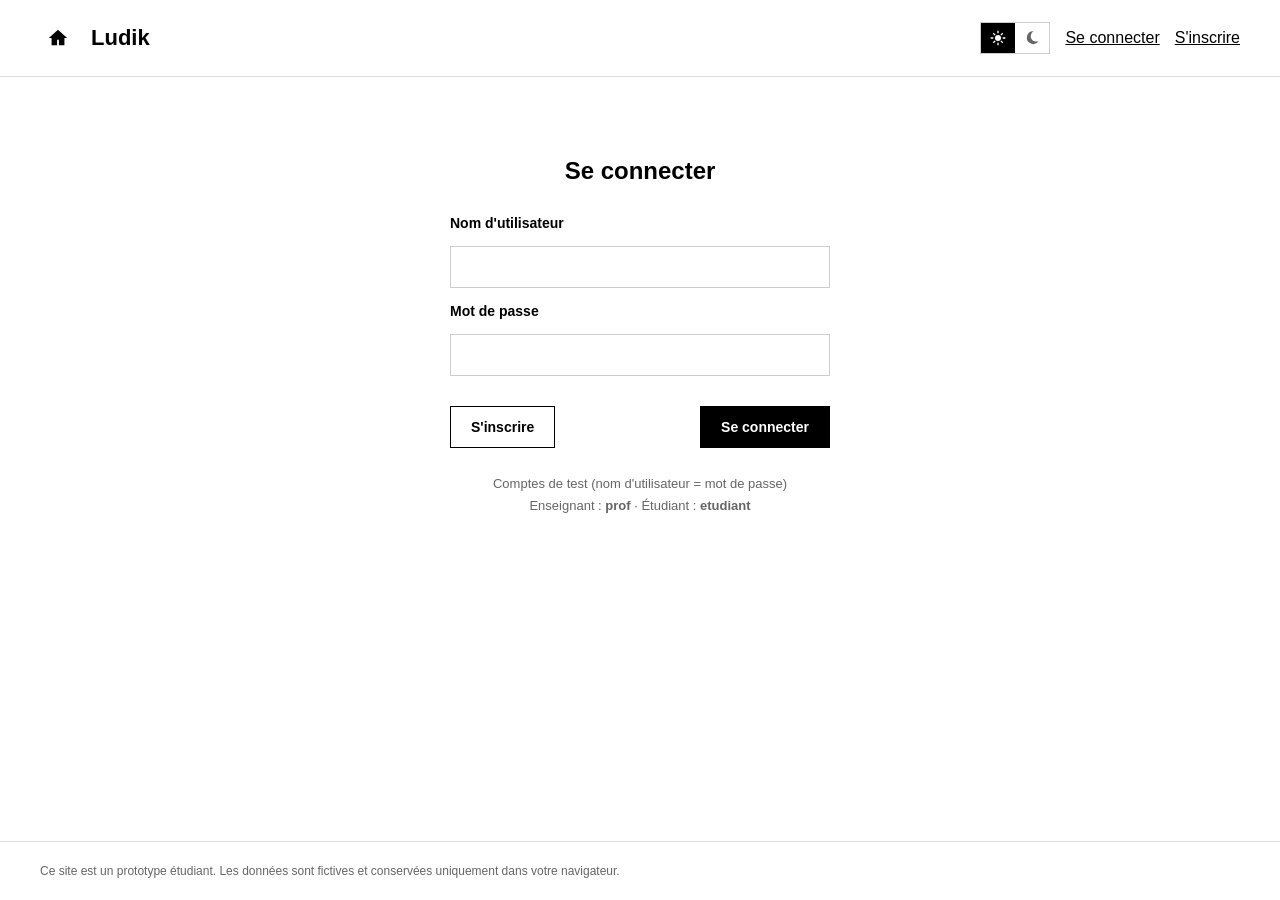
<file: prof-classe.html>
<!DOCTYPE html>
<html lang="fr">
<head>
<meta charset="UTF-8">
<meta name="viewport" content="width=device-width, initial-scale=1">
<title>Classe - Ludik</title>
<link rel="stylesheet" href="style.css">
<script src="data.js"></script>
<script src="app.js"></script>
</head>
<body>

<main>
  <a class="back-link" href="prof.html">← Mes classes</a>
  <div class="eyebrow" id="eyebrow"></div>
  <h2 class="title" id="title"></h2>
  <p class="subtitle" id="subtitle"></p>
  <div id="alliances" style="margin-top:15px"></div>

  <div class="grid-2" style="margin-top:20px">
    <section class="panel">
      <h3>Classement <small>Cliquez sur un nom pour le gérer</small></h3>
      <ul class="rank-list" id="rank"></ul>
    </section>
    <section class="panel">
      <h3>Badges <small id="badgeCount"></small></h3>
      <div class="badge-row" id="badges"></div>
      <div class="legend" id="legend" hidden><span class="medal sm shared">★︎</span> Badge partagé avec l'alliance</div>
    </section>
  </div>

  <div class="buttons" style="margin-top:25px">
    <a class="btn" id="gestionLink">Gestion des étudiants →</a>
    <button class="btn secondary" onclick="archiver()">Archiver la classe</button>
  </div>
</main>

<script>
  const user = requireRole("enseignant");
  const classe = getClasse(qs("id"));
  requireOwnClasse(classe, user);

  document.title = classe.nom + " - Ludik";
  document.getElementById("eyebrow").textContent = "Classe · " + classe.groupe;
  document.getElementById("title").textContent = classe.nom;
  document.getElementById("gestionLink").href = "prof-etudiants.html?classe=" + classe.id;

  const rows = ranking(classe.id);
  const totalXp = rows.reduce(function (s, r) { return s + r.xp; }, 0);
  document.getElementById("subtitle").textContent =
    plural(rows.length, "étudiant") + " · " + totalXp + " XP accordés au total";

  document.getElementById("rank").innerHTML = rows.length
    ? rows.map(function (r) {
        return '<li><span class="pos">#' + r.rang + '</span><a class="name" href="prof-etudiant.html?classe=' + classe.id + "&etudiant=" + r.etudiant.id + '">' +
          esc(fullName(r.etudiant)) + '</a><span class="xp">Niv. ' + levelInfo(r.xp).niveau + " · " + r.xp + " XP</span></li>";
      }).join("")
    : '<li class="empty">Aucun étudiant. Ajoutez-en dans la gestion des étudiants.</li>';

  const badges = badgesOf(classe.id);
  document.getElementById("badgeCount").textContent = plural(badges.length, "badge");
  document.getElementById("badges").innerHTML = badges.map(function (b) {
    // Pour un badge partagé, on compte seulement les étudiants de cette classe
    const inClass = holdersOf(b.id).filter(function (s) { return isEnrolled(s.id, classe.id); }).length;
    return '<a class="badge-tile" href="prof-badge.html?id=' + b.id + "&retour=" + classe.id + '">' + medalHtml(b) +
      "<span>" + esc(b.nom) + "<br>" + inClass + " / " + rows.length + "</span></a>";
  }).join("") + '<a class="add-square" href="prof-badge.html?classe=' + classe.id + '" title="Créer un badge pour cette classe">+</a>';
  document.getElementById("legend").hidden = !badges.some(function (b) { return b.allianceId; });

  const alliances = alliancesOfClasse(classe.id);
  document.getElementById("alliances").innerHTML = alliances.length
    ? alliances.map(function (a) {
        return '<a class="alliance-chip" href="prof-alliance.html?id=' + a.id + '">Alliance ' + esc(a.nom) + " · " +
          plural(allianceClasses(a).length, "classe") + " →</a>";
      }).join("")
    : '<a class="link-btn" href="prof.html#alliances">Créer ou rejoindre une alliance avec d\'autres classes</a>';

  function archiver() {
    if (!confirm("Archiver « " + classeLabel(classe) + " » ? Les étudiants ne la verront plus dans leurs classes.")) return;
    if (!commit(function () { classe.archived = true; })) return;
    window.location.href = "prof.html?vue=archives";
  }
</script>

</body>
</html>
</file>
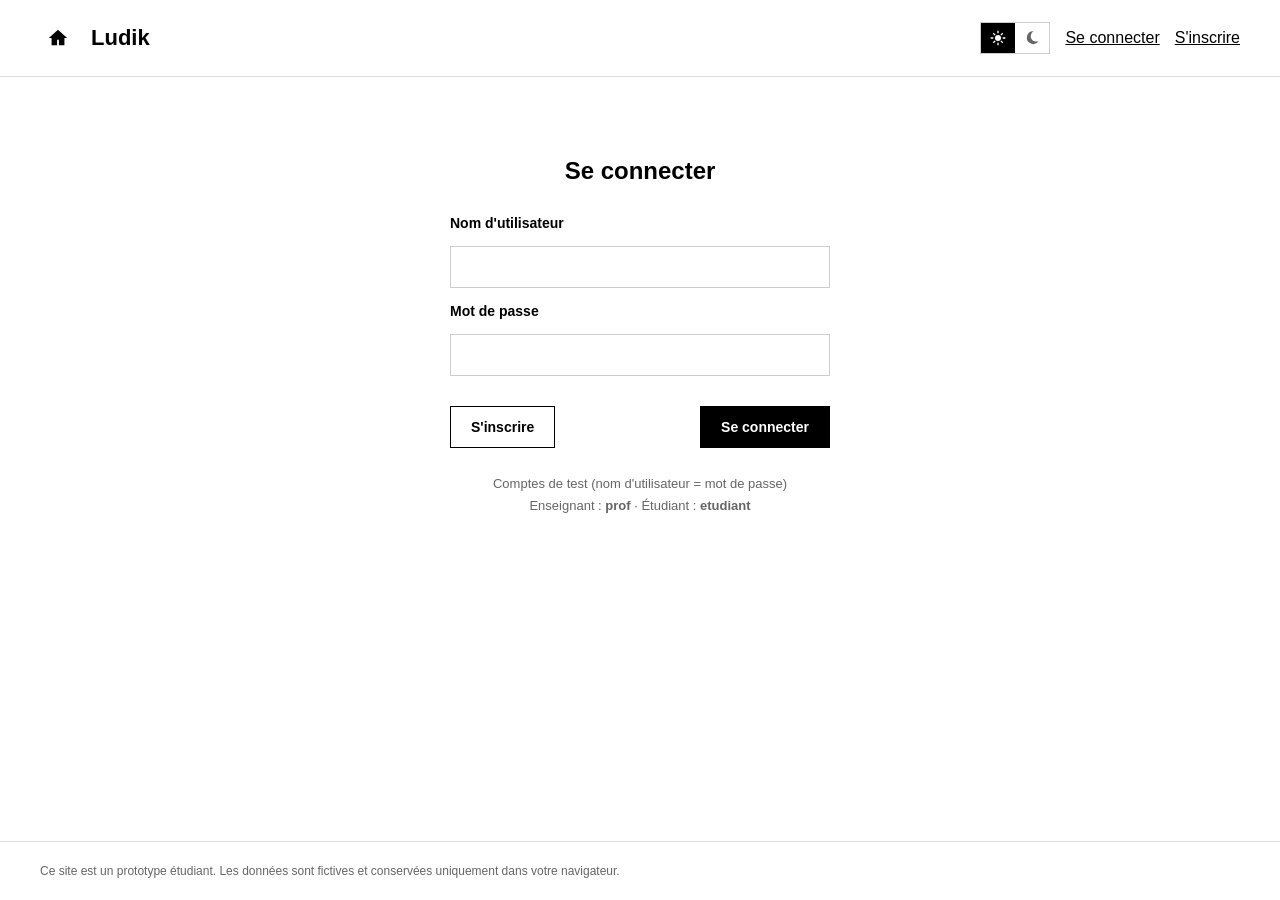
<file: prof-etudiant.html>
<!DOCTYPE html>
<html lang="fr">
<head>
<meta charset="UTF-8">
<meta name="viewport" content="width=device-width, initial-scale=1">
<title>Gérer un étudiant - Ludik</title>
<link rel="stylesheet" href="style.css">
<script src="data.js"></script>
<script src="app.js"></script>
</head>
<body>

<main>
  <a class="back-link" id="backLink">← Gestion des étudiants</a>
  <div class="eyebrow" id="eyebrow"></div>
  <h2 class="title" id="title"></h2>
  <p class="subtitle" id="subtitle"></p>
  <div id="confirmation"></div>

  <div class="grid-2" style="margin-top:30px">
    <section class="panel">
      <h3>Informations</h3>
      <ul class="row-list" id="infos"></ul>
      <div id="progress" style="margin-top:10px"></div>
    </section>

    <section class="panel">
      <h3>Points d'expérience</h3>
      <form class="stack" onsubmit="ajouterXp(event)">
        <div class="inline-form">
          <input type="number" id="xpAmount" min="1" max="500" value="10" required style="max-width:100px">
          <input type="text" id="xpNote" placeholder="Raison (ex. belle participation)">
        </div>
        <button type="submit" class="btn">+ Ajouter les XP</button>
      </form>
    </section>
  </div>

  <section class="panel" style="margin-top:20px">
    <h3>Badges <small id="badgeCount"></small></h3>
    <div class="badge-row" id="badges"></div>
    <div id="picker" hidden style="margin-top:25px">
      <h3>Choisir un badge <small>Vérifiez les critères avant de confirmer</small></h3>
      <ul class="choice-list" id="pickerList"></ul>
      <div id="pickerDetail"></div>
    </div>
  </section>

  <section class="panel">
    <h3>Historique</h3>
    <ul class="row-list" id="history"></ul>
  </section>

  <button class="btn danger" onclick="retirer()">Retirer l'étudiant de la classe</button>
</main>

<script>
  const user = requireRole("enseignant");
  const classe = getClasse(qs("classe"));
  requireOwnClasse(classe, user);
  const etudiant = getUser(qs("etudiant"));
  if (!etudiant || !isEnrolled(etudiant.id, classe.id)) denyAccess("Cet étudiant n'est pas inscrit à cette classe.");

  let selectedId = null;   // badge choisi dans la liste, en attente de confirmation
  let lastGivenId = null;  // badge qui vient d'être attribué (mis en évidence)

  document.title = fullName(etudiant) + " - Ludik";
  document.getElementById("backLink").href = "prof-etudiants.html?classe=" + classe.id;
  document.getElementById("eyebrow").textContent = classeLabel(classe);
  document.getElementById("title").textContent = fullName(etudiant);

  function render() {
    const xp = xpOf(etudiant.id, classe.id);
    const total = studentsOf(classe.id).length;
    document.getElementById("subtitle").textContent =
      "Rang #" + rankOf(etudiant.id, classe.id) + " sur " + total + " · " + xp + " XP";

    document.getElementById("infos").innerHTML =
      '<li><span class="grow muted">Courriel</span><span>' + esc(etudiant.email) + "</span></li>" +
      '<li><span class="grow muted">Nom d\'utilisateur</span><span>' + esc(etudiant.username) + "</span></li>" +
      '<li><span class="grow muted">Niveau</span><span>' + levelInfo(xp).niveau + "</span></li>";
    document.getElementById("progress").innerHTML = progressHtml(xp);

    const earned = badgesEarned(etudiant.id, classe.id);
    const all = badgesOf(classe.id);
    document.getElementById("badgeCount").textContent = earned.length + " / " + all.length;
    document.getElementById("badges").innerHTML = earned.map(function (b) {
      const n = countBadge(etudiant.id, b.id);
      return '<a class="badge-tile' + (b.id === lastGivenId ? " new" : "") + '" href="prof-badge.html?id=' + b.id + '">' + medalHtml(b) +
        "<span>" + esc(b.nom) + (n > 1 ? ' <span class="count">×' + n + "</span>" : "") + "</span></a>";
    }).join("") + '<button type="button" class="add-square" title="Attribuer un badge" onclick="togglePicker()">+</button>';

    renderPicker();
    renderHistory();
  }

  function renderPicker() {
    const all = badgesOf(classe.id);
    if (!all.length) {
      document.getElementById("pickerList").innerHTML =
        '<li class="empty">Aucun badge n\'est défini pour cette classe. Définissez-en un avant de l\'attribuer. ' +
        '<a href="prof-badge.html?classe=' + classe.id + '">Créer un badge →</a></li>';
      document.getElementById("pickerDetail").innerHTML = "";
      return;
    }

    document.getElementById("pickerList").innerHTML = all.map(function (b) {
      const n = countBadge(etudiant.id, b.id);
      const allowed = canReceive(etudiant.id, b);
      let status = "+" + b.xp + " XP";
      if (!allowed) status = '<span class="tag muted">Déjà attribué</span>';
      else if (n) status = "Obtenu ×" + n + " · cumulable · +" + b.xp + " XP";
      return '<li><button type="button" class="' + (b.id === selectedId ? "selected" : "") + '"' + (allowed ? "" : " disabled") +
        ' onclick="choisir(\'' + b.id + '\')">' + medalHtml(b, { size: "sm", locked: !allowed }) +
        '<span class="grow">' + esc(b.nom) + '</span><span class="muted">' + status + "</span></button></li>";
    }).join("");

    const b = selectedId ? getBadge(selectedId) : null;
    if (!b) {
      document.getElementById("pickerDetail").innerHTML = "";
      return;
    }
    document.getElementById("pickerDetail").innerHTML =
      '<div class="detail">' + medalHtml(b, { size: "lg" }) + '<div style="flex:1">' +
      "<h4>" + esc(b.nom) + "</h4>" +
      "<p><strong>Critères :</strong> " + (b.description ? esc(b.description) : "<em>aucun critère décrit</em>") + "</p>" +
      "<p><strong>Récompense :</strong> +" + b.xp + " XP · " + (b.cumulable ? "cumulable" : "non cumulable (une seule fois par étudiant)") + "</p>" +
      (b.allianceId ? "<p><strong>Partagé :</strong> badge de l'" + esc(badgeScopeLabel(b).replace("Alliance", "alliance")) + "</p>" : "") +
      "<p>L'étudiant a-t-il rempli ces critères ?</p>" +
      '<div class="inline-form" style="margin-top:12px"><button type="button" class="btn" onclick="confirmer()">Confirmer l\'attribution</button>' +
      '<button type="button" class="btn secondary" onclick="choisir(null)">Annuler</button></div>' +
      "</div></div>";
  }

  function renderHistory() {
    const history = attributionsOf(etudiant.id, classe.id).slice().sort(function (a, b) { return b.date.localeCompare(a.date); });
    document.getElementById("history").innerHTML = history.length
      ? history.map(function (a) {
          const b = a.badgeId ? getBadge(a.badgeId) : null;
          const label = b ? "Badge « " + esc(b.nom) + " »" : esc(a.note || "Points d'expérience");
          return "<li>" + (b ? medalHtml(b, { size: "sm" }) : '<span class="medal sm">+</span>') +
            '<span class="grow">' + label + '<br><span class="muted">' + relativeDate(a.date) + "</span></span>" +
            "<strong>+" + a.xp + " XP</strong></li>";
        }).join("")
      : '<li class="empty">Aucune récompense pour l\'instant.</li>';
  }

  function togglePicker() {
    const picker = document.getElementById("picker");
    picker.hidden = !picker.hidden;
    selectedId = null;
    renderPicker();
    if (!picker.hidden) picker.scrollIntoView({ behavior: "smooth", block: "start" });
  }

  function choisir(badgeId) {
    selectedId = badgeId;
    renderPicker();
  }

  function confirmer() {
    const badge = getBadge(selectedId);
    if (!canReceive(etudiant.id, badge)) {
      showNotification("Ce badge est déjà attribué et n'est pas cumulable.");
      return;
    }
    const xpAvant = xpOf(etudiant.id, classe.id);
    if (!commit(function () { giveBadge(badge.id, etudiant.id, classe.id); })) {
      // L'attribution n'est pas confirmée : la sélection reste en place pour réessayer
      return;
    }
    const xpApres = xpOf(etudiant.id, classe.id);
    selectedId = null;
    lastGivenId = badge.id;
    document.getElementById("picker").hidden = true;
    document.getElementById("confirmation").innerHTML =
      '<div class="notice" role="status"><strong>✓ Badge « ' + esc(badge.nom) + " » attribué à " + esc(etudiant.prenom) + ".</strong>" +
      "Points : " + xpAvant + " → " + xpApres + " XP (+" + badge.xp + "). L'étudiant a été avisé et peut consulter sa nouvelle récompense.</div>";
    render();
    window.scrollTo({ top: 0, behavior: "smooth" });
  }

  function ajouterXp(event) {
    event.preventDefault();
    const xp = parseInt(document.getElementById("xpAmount").value, 10);
    if (!(xp > 0)) return;
    const note = document.getElementById("xpNote").value.trim();
    if (!commit(function () { giveXp(etudiant.id, classe.id, xp, note); })) return;
    document.getElementById("xpNote").value = "";
    showNotification("+" + xp + " XP pour " + etudiant.prenom);
    render();
  }

  function retirer() {
    if (!confirm("Retirer " + fullName(etudiant) + " de " + classeLabel(classe) + " ? Ses points et badges de cette classe seront supprimés.")) return;
    const ok = commit(function () {
      state.inscriptions = state.inscriptions.filter(function (i) { return !(i.classeId === classe.id && i.etudiantId === etudiant.id); });
      state.attributions = state.attributions.filter(function (a) { return !(a.classeId === classe.id && a.etudiantId === etudiant.id); });
    });
    if (!ok) return;
    window.location.href = "prof-etudiants.html?classe=" + classe.id;
  }

  render();
</script>

</body>
</html>
</file>
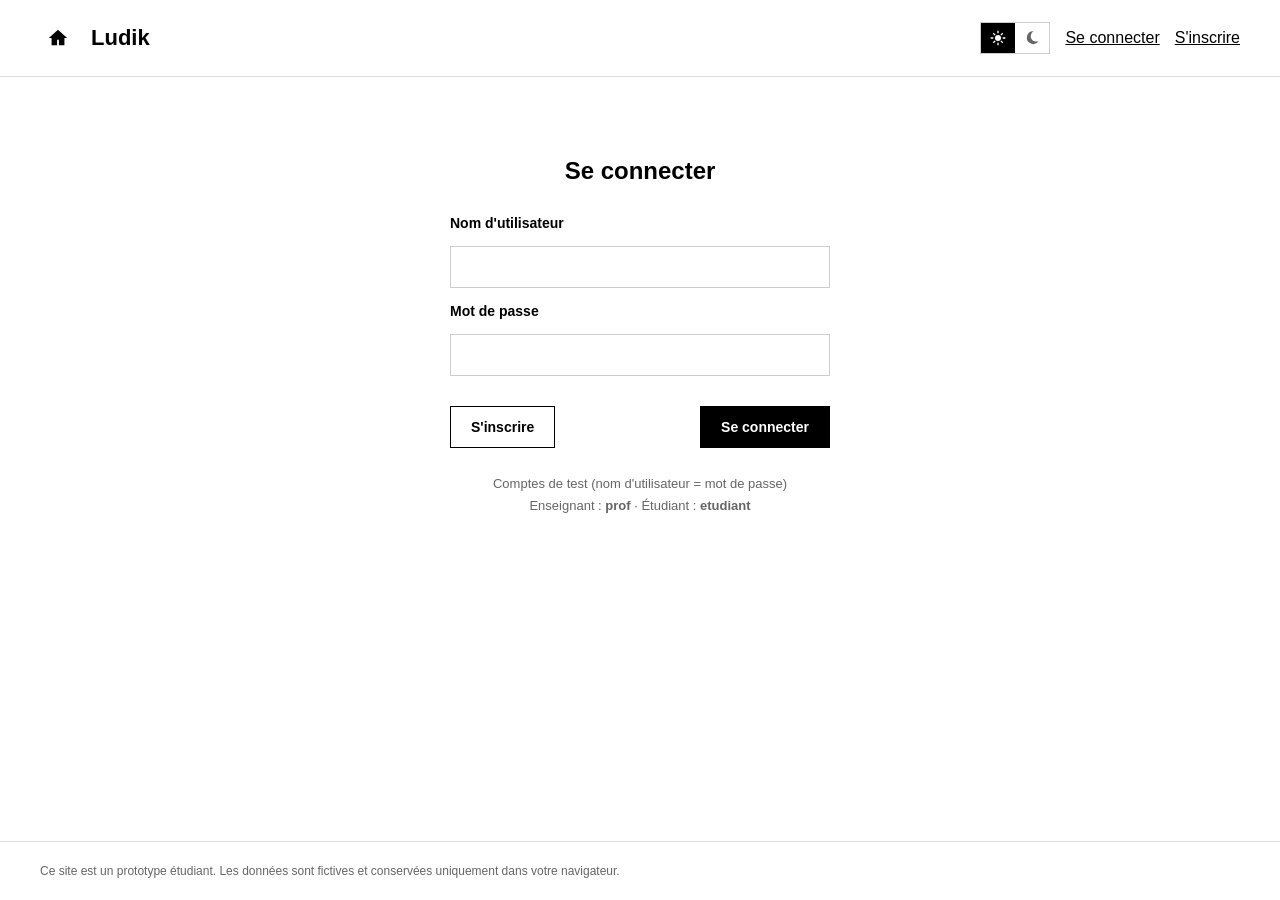
<file: prof-etudiants.html>
<!DOCTYPE html>
<html lang="fr">
<head>
<meta charset="UTF-8">
<meta name="viewport" content="width=device-width, initial-scale=1">
<title>Gestion des étudiants - Ludik</title>
<link rel="stylesheet" href="style.css">
<script src="data.js"></script>
<script src="app.js"></script>
</head>
<body>

<main>
  <a class="back-link" id="backLink">← Retour à la classe</a>
  <div class="eyebrow">Gestion des étudiants</div>
  <h2 class="title" id="title"></h2>

  <div class="list-header">
    <h3>Étudiants</h3>
    <span id="count"></span>
  </div>
  <input type="text" id="search" placeholder="Rechercher un étudiant" style="width:100%; margin-bottom:15px">
  <div class="scroll-box">
    <ul class="row-list" id="list"></ul>
  </div>

  <form class="panel" style="margin-top:25px" onsubmit="ajouter(event)">
    <h3>Ajouter un étudiant</h3>
    <div class="inline-form">
      <select id="addSelect" required></select>
      <button type="submit" class="btn">Ajouter l'étudiant</button>
    </div>
    <p class="hint">Seuls les étudiants ayant déjà un compte apparaissent dans la liste.</p>
  </form>
</main>

<script>
  const user = requireRole("enseignant");
  const classe = getClasse(qs("classe"));
  requireOwnClasse(classe, user);

  document.getElementById("title").textContent = classeLabel(classe);
  document.getElementById("backLink").href = "prof-classe.html?id=" + classe.id;
  const search = document.getElementById("search");
  search.addEventListener("input", render);

  function render() {
    const term = search.value.trim().toLowerCase();
    const rows = ranking(classe.id);
    const filtered = rows.filter(function (r) {
      return !term || (fullName(r.etudiant) + " " + r.etudiant.email).toLowerCase().includes(term);
    });
    document.getElementById("count").textContent = plural(rows.length, "étudiant");
    document.getElementById("list").innerHTML = filtered.length
      ? filtered.map(function (r) {
          const nbBadges = badgesEarned(r.etudiant.id, classe.id).length;
          return "<li><span class=\"grow\"><strong>" + esc(fullName(r.etudiant)) + '</strong><br><span class="muted">' + esc(r.etudiant.email) + "</span></span>" +
            '<span class="muted">' + plural(nbBadges, "badge") + " · " + r.xp + " XP</span>" +
            '<a class="btn secondary small" href="prof-etudiant.html?classe=' + classe.id + "&etudiant=" + r.etudiant.id + '">Gérer →</a></li>';
        }).join("")
      : rows.length
        ? '<li class="empty">Aucun étudiant trouvé.</li>'
        : '<li class="empty">Aucun étudiant n\'est inscrit à cette classe. Ajoutez-en un ci-dessous avant d\'accorder des badges.</li>';

    const candidats = state.users.filter(function (u) { return u.role === "etudiant" && !isEnrolled(u.id, classe.id); });
    document.getElementById("addSelect").innerHTML = '<option value="">Choisir un étudiant…</option>' +
      candidats.map(function (u) {
        return '<option value="' + u.id + '">' + esc(fullName(u)) + " (" + esc(u.username) + ")</option>";
      }).join("");
  }

  function ajouter(event) {
    event.preventDefault();
    const id = document.getElementById("addSelect").value;
    if (!id) return;
    const ok = commit(function () {
      state.inscriptions.push({ classeId: classe.id, etudiantId: id });
      addNotificationFor(id, "Vous avez été ajouté à la classe " + classeLabel(classe) + ".");
    });
    if (!ok) return;
    showNotification(fullName(getUser(id)) + " a été ajouté à la classe");
    render();
  }

  render();
</script>

</body>
</html>
</file>
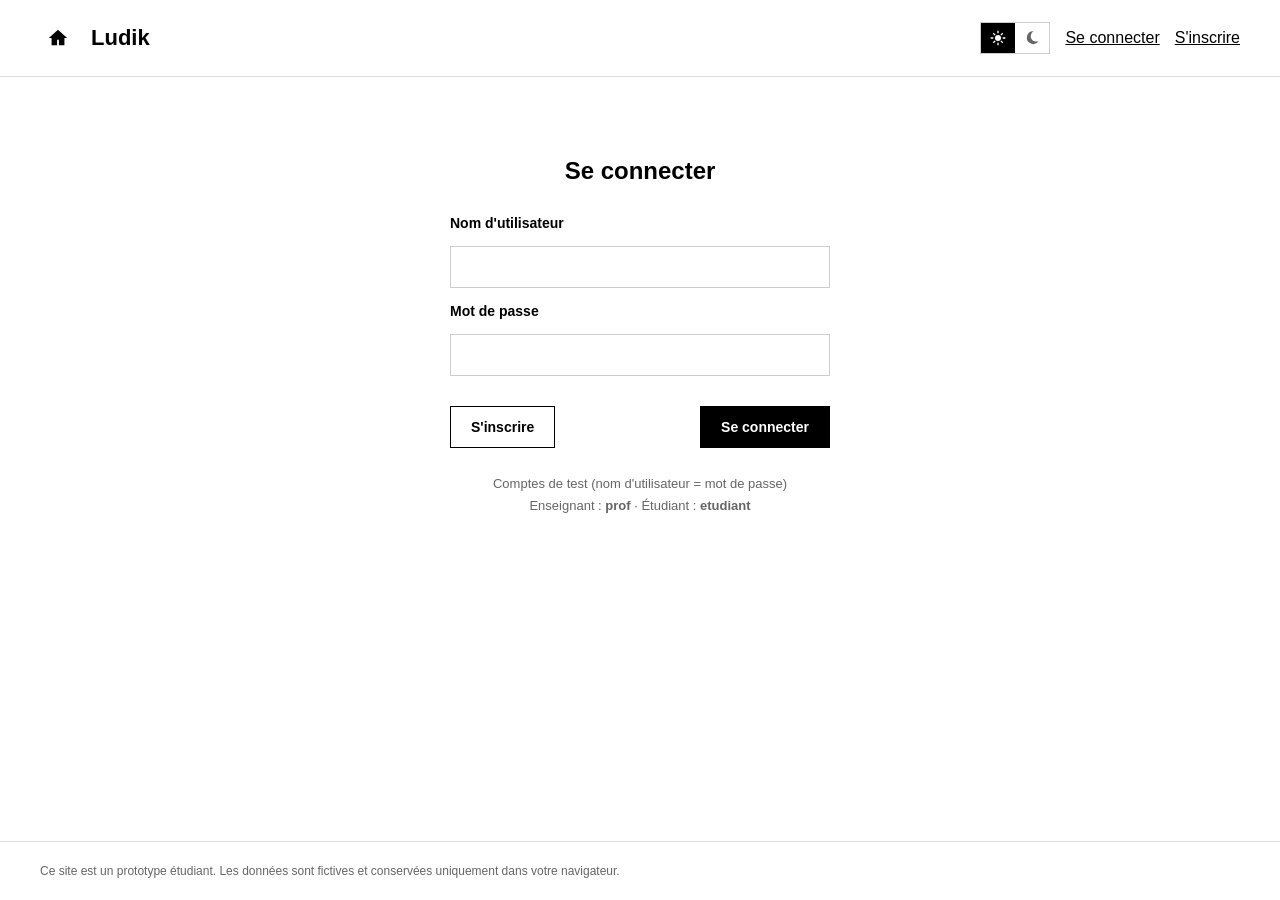
<file: prof.html>
<!DOCTYPE html>
<html lang="fr">
<head>
<meta charset="UTF-8">
<meta name="viewport" content="width=device-width, initial-scale=1">
<title>Mes classes - Ludik</title>
<link rel="stylesheet" href="style.css">
<script src="data.js"></script>
<script src="app.js"></script>
</head>
<body>

<main>
  <a class="back-link" id="backLink" href="prof.html" hidden>← Classes actives</a>
  <div class="eyebrow">Espace enseignant</div>
  <h2 class="title" id="title"></h2>
  <p class="subtitle" id="subtitle"></p>

  <div class="list-header">
    <h3 id="listTitle"></h3>
    <span id="count"></span>
  </div>
  <div class="cards" id="cards"></div>

  <form class="panel" id="createForm" style="margin-top:20px" hidden onsubmit="creerClasse(event)">
    <h3>Nouvelle classe</h3>
    <div class="inline-form">
      <input type="text" id="nomClasse" placeholder="Nom du cours (ex. Math 3)" required>
      <input type="text" id="groupeClasse" placeholder="Groupe (ex. Gr 301)" required>
      <button type="submit" class="btn">Créer</button>
      <button type="button" class="btn secondary" onclick="toggleForm(false)">Annuler</button>
    </div>
  </form>

  <div id="allianceSection" hidden>
    <div class="list-header" id="alliances">
      <h3>Mes alliances</h3>
      <span id="allianceCount"></span>
    </div>
    <p class="hint" style="margin-top:-8px">Une alliance regroupe plusieurs classes, même d'autres enseignants, qui partagent les mêmes badges et un classement commun.</p>
    <div id="invitations"></div>
    <div class="cards" id="allianceCards"></div>

    <form class="panel" id="allianceForm" style="margin-top:20px" hidden onsubmit="creerAlliance(event)">
      <h3>Nouvelle alliance</h3>
      <div class="inline-form">
        <input type="text" id="nomAlliance" placeholder="Nom (ex. Math 1re année)" required>
        <select id="classeAlliance" required></select>
        <button type="submit" class="btn">Créer</button>
        <button type="button" class="btn secondary" onclick="toggleAllianceForm(false)">Annuler</button>
      </div>
      <p class="hint">Choisissez la première classe de l'alliance. Vous pourrez ensuite inviter les classes d'autres enseignants.</p>
    </form>
  </div>

  <p style="margin-top:35px" id="archivesLink"></p>
</main>

<script>
  const user = requireRole("enseignant");
  const archives = qs("vue") === "archives";

  document.getElementById("title").textContent = archives ? "Classes archivées" : "Bonjour, " + user.prenom + ".";
  document.getElementById("subtitle").textContent = archives
    ? "Les classes des sessions précédentes. Vous pouvez les restaurer au besoin."
    : "Choisissez une classe pour voir son classement et récompenser vos étudiants.";
  document.getElementById("listTitle").textContent = archives ? "Archives" : "Classes actives";
  document.getElementById("backLink").hidden = !archives;

  function render() {
    const classes = classesOfProf(user.id, archives);
    document.getElementById("count").textContent = plural(classes.length, "classe");

    let html = classes.map(function (c) {
      const nb = studentsOf(c.id).length;
      const nbBadges = badgesOf(c.id).length;
      const action = archives
        ? '<button class="btn secondary block" onclick="restaurer(\'' + c.id + '\')">Restaurer</button>'
        : '<a class="btn secondary block" href="prof-classe.html?id=' + c.id + '">Ouvrir la classe →</a>';
      const alliances = archives ? [] : alliancesOfClasse(c.id);
      return '<div class="card"><div class="meta"><span>' + esc(c.groupe) + "</span><span>" + plural(nb, "étudiant") + "</span></div>" +
        '<div class="card-body"><h4>' + esc(c.nom) + "</h4><p>" + plural(nbBadges, "badge") + "</p>" +
        (alliances.length ? "<p>Alliance : " + alliances.map(function (a) { return esc(a.nom); }).join(", ") + "</p>" : "") +
        "</div>" + action + "</div>";
    }).join("");

    if (!archives) {
      html += '<button type="button" class="card dashed" onclick="toggleForm(true)">+ Créer une classe</button>';
    } else if (!classes.length) {
      html = '<p class="empty">Aucune classe archivée.</p>';
    }
    document.getElementById("cards").innerHTML = html;

    const nbArchives = classesOfProf(user.id, true).length;
    document.getElementById("archivesLink").innerHTML = archives
      ? ""
      : '<a class="btn secondary" href="prof.html?vue=archives">Archives (' + nbArchives + ")</a>";

    document.getElementById("allianceSection").hidden = archives;
    if (!archives) renderAlliances();
  }

  function renderAlliances() {
    const invitations = invitationsForProf(user.id);
    document.getElementById("invitations").innerHTML = invitations.length
      ? '<section class="panel"><h3>Invitations reçues</h3><ul class="row-list">' + invitations.map(function (i) {
          const from = getUser(i.invitation.parId);
          const members = allianceClasses(i.alliance).map(classeLabel).join(", ");
          return '<li><span class="grow"><strong>' + esc(fullName(from)) + "</strong> invite <strong>" + esc(classeLabel(i.classe)) +
            "</strong> à rejoindre l'alliance « " + esc(i.alliance.nom) + ' »<br><span class="muted">Classes membres : ' + esc(members) +
            " · " + plural(allianceBadges(i.alliance.id).length, "badge partagé", "badges partagés") + "</span></span>" +
            '<button class="btn small" onclick="repondre(\'' + i.alliance.id + "', '" + i.classe.id + '\', true)">Accepter</button>' +
            '<button class="btn secondary small" onclick="repondre(\'' + i.alliance.id + "', '" + i.classe.id + '\', false)">Refuser</button></li>';
        }).join("") + "</ul></section>"
      : "";

    const alliances = alliancesOfProf(user.id);
    document.getElementById("allianceCount").textContent = plural(alliances.length, "alliance");
    document.getElementById("allianceCards").innerHTML = alliances.map(function (a) {
      const classes = allianceClasses(a);
      const profs = new Set(classes.map(function (c) { return c.profId; }));
      return '<div class="card"><div class="meta"><span>' + plural(classes.length, "classe") + "</span><span>" + plural(profs.size, "enseignant") + "</span></div>" +
        '<div class="card-body"><h4>' + esc(a.nom) + "</h4>" +
        classes.map(function (c) {
          return "<p>" + esc(classeLabel(c)) + (c.profId === user.id ? "" : " · " + esc(fullName(getUser(c.profId)))) + "</p>";
        }).join("") +
        "<p>" + plural(allianceBadges(a.id).length, "badge partagé", "badges partagés") + "</p></div>" +
        '<a class="btn secondary block" href="prof-alliance.html?id=' + a.id + '">Ouvrir l\'alliance →</a></div>';
    }).join("") + '<button type="button" class="card dashed" onclick="toggleAllianceForm(true)">+ Créer une alliance</button>';

    document.getElementById("classeAlliance").innerHTML = '<option value="">Première classe…</option>' +
      classesOfProf(user.id, false).map(function (c) {
        return '<option value="' + c.id + '">' + esc(classeLabel(c)) + "</option>";
      }).join("");
  }

  function toggleAllianceForm(show) {
    document.getElementById("allianceForm").hidden = !show;
    if (show) document.getElementById("nomAlliance").focus();
  }

  function creerAlliance(event) {
    event.preventDefault();
    const alliance = {
      id: newId("al"),
      nom: document.getElementById("nomAlliance").value.trim(),
      classeIds: [document.getElementById("classeAlliance").value],
      createurId: user.id,
      invitations: [],
      date: new Date().toISOString()
    };
    if (!commit(function () { state.alliances.push(alliance); })) return;
    window.location.href = "prof-alliance.html?id=" + alliance.id;
  }

  function repondre(allianceId, classeId, accepte) {
    const alliance = getAlliance(allianceId);
    const classe = getClasse(classeId);
    const invitation = alliance.invitations.find(function (inv) { return inv.classeId === classeId; });
    const ok = commit(function () {
      alliance.invitations = alliance.invitations.filter(function (inv) { return inv.classeId !== classeId; });
      if (accepte) alliance.classeIds.push(classeId);
      addNotificationFor(invitation.parId, fullName(user) + (accepte ? " a accepté" : " a refusé") +
        " votre invitation : " + classeLabel(classe) + (accepte ? " rejoint" : " ne rejoint pas") + " l'alliance « " + alliance.nom + " ».");
    });
    if (!ok) return;
    if (accepte) {
      window.location.href = "prof-alliance.html?id=" + allianceId;
      return;
    }
    showNotification("Invitation refusée");
    render();
  }

  function toggleForm(show) {
    document.getElementById("createForm").hidden = !show;
    if (show) document.getElementById("nomClasse").focus();
  }

  function creerClasse(event) {
    event.preventDefault();
    const classe = {
      id: newId("c"),
      nom: document.getElementById("nomClasse").value.trim(),
      groupe: document.getElementById("groupeClasse").value.trim(),
      profId: user.id,
      archived: false
    };
    if (!commit(function () { state.classes.push(classe); })) return;
    window.location.href = "prof-classe.html?id=" + classe.id;
  }

  function restaurer(id) {
    if (!commit(function () { getClasse(id).archived = false; })) return;
    showNotification("Classe restaurée");
    render();
  }

  render();
</script>

</body>
</html>
</file>
<file: style.css>
:root {
  --bg: #fff;
  --fg: #000;
  --text: #333;
  --muted: #666;
  --line: #ccc;
  --line-soft: #ddd;
  --soft: #f5f5f5;
  --danger: #b00020;
}

:root[data-theme="dark"] {
  --bg: #111;
  --fg: #fff;
  --text: #ddd;
  --muted: #999;
  --line: #444;
  --line-soft: #333;
  --soft: #1c1c1c;
  --danger: #ff6b7f;
}

* { box-sizing: border-box; }
[hidden] { display: none !important; }

body {
  font-family: Arial, sans-serif;
  margin: 0;
  color: var(--fg);
  background: var(--bg);
  min-height: 100vh;
  display: flex;
  flex-direction: column;
}

a { color: var(--fg); }

/* ---------- En-tête ---------- */
header.app-header {
  display: flex;
  justify-content: space-between;
  align-items: center;
  padding: 20px 40px;
  border-bottom: 1px solid var(--line-soft);
  gap: 15px;
}
header .title-row { display: flex; align-items: center; gap: 15px; }
header .brand { margin: 0; font-size: 22px; font-weight: bold; text-decoration: none; }
header .actions { display: flex; align-items: center; gap: 15px; }

.icon-btn {
  display: inline-flex;
  align-items: center;
  justify-content: center;
  width: 36px;
  height: 36px;
  border: none;
  background: none;
  color: var(--fg);
  cursor: pointer;
  position: relative;
  padding: 0;
  text-decoration: none;
}
.icon-btn svg { width: 22px; height: 22px; fill: currentColor; }
.icon-btn.has-unread::after {
  content: "";
  position: absolute;
  top: 5px;
  right: 6px;
  width: 8px;
  height: 8px;
  background: var(--fg);
  border-radius: 50%;
  border: 1px solid var(--bg);
}

.theme-toggle { display: inline-flex; border: 1px solid var(--line); }
.theme-toggle button {
  width: 34px;
  height: 30px;
  border: none;
  background: var(--bg);
  color: var(--muted);
  cursor: pointer;
  display: inline-flex;
  align-items: center;
  justify-content: center;
}
.theme-toggle button svg { width: 16px; height: 16px; fill: currentColor; }
.theme-toggle button.active { background: var(--fg); color: var(--bg); }

.profile-icon {
  display: inline-flex;
  align-items: center;
  justify-content: center;
  width: 36px;
  height: 36px;
  border: 1px solid var(--fg);
  border-radius: 50%;
  font-size: 13px;
  font-weight: bold;
  background: var(--bg);
  color: var(--fg);
  cursor: pointer;
}

.menu-wrap { position: relative; }
.dropdown {
  display: none;
  position: absolute;
  right: 0;
  top: calc(100% + 10px);
  min-width: 240px;
  background: var(--bg);
  border: 1px solid var(--fg);
  z-index: 20;
}
.dropdown.open { display: block; }
.dropdown .dd-head { padding: 14px 16px; border-bottom: 1px solid var(--line-soft); }
.dropdown .dd-head strong { display: block; }
.dropdown .dd-head span { font-size: 12px; color: var(--muted); letter-spacing: 1px; }
.dropdown a, .dropdown button.dd-item {
  display: block;
  width: 100%;
  text-align: left;
  padding: 10px 16px;
  font-size: 14px;
  text-decoration: none;
  background: none;
  border: none;
  color: var(--fg);
  cursor: pointer;
  font-family: inherit;
}
.dropdown a:hover, .dropdown button.dd-item:hover { background: var(--soft); }
.dropdown .dd-sep { border-top: 1px solid var(--line-soft); }

.notif-list { max-height: 320px; overflow-y: auto; width: 320px; }
.notif-item { padding: 12px 16px; border-bottom: 1px solid var(--line-soft); font-size: 14px; }
.notif-item:last-child { border-bottom: none; }
.notif-item.unread { font-weight: bold; }
.notif-item small { display: block; margin-top: 4px; font-weight: normal; color: var(--muted); font-size: 12px; }
.notif-empty { padding: 16px; font-size: 14px; color: var(--muted); }

/* ---------- Mise en page ---------- */
main {
  width: 100%;
  max-width: 900px;
  margin: 0 auto;
  padding: 40px;
}
main.narrow { max-width: 420px; padding: 60px 20px; }

footer {
  margin-top: auto;
  border-top: 1px solid var(--line-soft);
  padding: 20px 40px;
  font-size: 12px;
  color: var(--muted);
  line-height: 1.5;
}

.back-link {
  display: inline-block;
  margin-bottom: 25px;
  font-size: 14px;
  text-decoration: underline;
}

.eyebrow { font-size: 12px; letter-spacing: 1px; color: var(--muted); font-weight: bold; text-transform: uppercase; }
h2.title { font-size: 40px; margin: 10px 0; }
.subtitle { color: var(--muted); font-size: 16px; margin-top: 0; }

.list-header {
  display: flex;
  justify-content: space-between;
  align-items: baseline;
  margin: 35px 0 15px;
}
.list-header h3 { margin: 0; }
.list-header span { color: var(--muted); font-size: 14px; }

/* ---------- Cartes ---------- */
.cards { display: grid; grid-template-columns: repeat(auto-fit, minmax(220px, 1fr)); gap: 20px; }
.card { border: 1px solid var(--line); padding: 20px; display: flex; flex-direction: column; }
.card .meta {
  display: flex;
  justify-content: space-between;
  font-size: 12px;
  color: var(--muted);
  margin-bottom: 10px;
  text-transform: uppercase;
  gap: 10px;
}
.card h4 { margin: 0 0 10px; font-size: 18px; }
.card p { margin: 2px 0; font-size: 14px; color: var(--text); }
.card .btn { margin-top: auto; }
.card .card-body { margin-bottom: 15px; }
.card.dashed {
  border-style: dashed;
  align-items: center;
  justify-content: center;
  min-height: 170px;
  cursor: pointer;
  background: none;
  color: var(--fg);
  font: inherit;
  font-weight: bold;
}
.card.dashed:hover { background: var(--soft); }

.panel { border: 1px solid var(--line); padding: 20px; margin-bottom: 20px; }
.panel h3 { margin: 0 0 15px; font-size: 16px; display: flex; justify-content: space-between; align-items: baseline; }
.panel h3 small { font-weight: normal; font-size: 13px; color: var(--muted); }
.grid-2 { display: grid; grid-template-columns: 1fr 1fr; gap: 20px; }
.grid-2 .panel { margin-bottom: 0; }

/* ---------- Boutons et formulaires ---------- */
.btn {
  display: inline-block;
  padding: 12px 20px;
  border: 1px solid var(--fg);
  background: var(--fg);
  color: var(--bg);
  font-weight: bold;
  font-size: 14px;
  cursor: pointer;
  text-align: center;
  text-decoration: none;
  font-family: inherit;
}
.btn.secondary { background: var(--bg); color: var(--fg); }
.btn.block { display: block; width: 100%; }
.btn.small { padding: 8px 14px; font-size: 13px; }
.btn.danger { background: var(--bg); color: var(--danger); border-color: var(--danger); }
.btn:disabled { opacity: 0.4; cursor: default; }

.link-btn {
  background: none;
  border: none;
  padding: 0;
  color: var(--fg);
  text-decoration: underline;
  cursor: pointer;
  font: inherit;
  font-size: 14px;
}

form.stack { display: flex; flex-direction: column; gap: 15px; }
label { font-size: 14px; font-weight: bold; }
input, select, textarea {
  padding: 12px;
  border: 1px solid var(--line);
  font-size: 14px;
  background: var(--bg);
  color: var(--fg);
  font-family: inherit;
}
textarea { resize: vertical; min-height: 80px; }
.buttons { display: flex; justify-content: space-between; gap: 10px; margin-top: 15px; }
.inline-form { display: flex; gap: 10px; flex-wrap: wrap; }
.inline-form input, .inline-form select { flex: 1; min-width: 140px; }
.hint { font-size: 13px; color: var(--muted); }
.test-account { text-align: center; margin-top: 25px; font-size: 13px; color: var(--muted); line-height: 1.7; }

.role-choice { display: grid; grid-template-columns: 1fr 1fr; gap: 10px; }
.role-choice label {
  border: 1px solid var(--line);
  padding: 14px;
  text-align: center;
  cursor: pointer;
  font-weight: normal;
}
.role-choice input { display: none; }
.role-choice input:checked + span { font-weight: bold; }
.role-choice label:has(input:checked) { border-color: var(--fg); outline: 1px solid var(--fg); }

/* ---------- Classement ---------- */
.rank-list { list-style: none; margin: 0; padding: 0; }
.rank-list li {
  display: flex;
  align-items: center;
  gap: 12px;
  padding: 10px 0;
  border-bottom: 1px solid var(--line-soft);
  font-size: 14px;
}
.rank-list li:last-child { border-bottom: none; }
.rank-list .pos { width: 32px; font-weight: bold; }
.rank-list .name { flex: 1; }
.rank-list .xp { color: var(--muted); font-size: 13px; }
.rank-list a.name { text-decoration: none; }
.rank-list a.name:hover { text-decoration: underline; }
.rank-list li.me { font-weight: bold; }
.rank-list li.gap { justify-content: center; color: var(--muted); padding: 2px 0; border-bottom: none; }

/* ---------- Badges ---------- */
.medal {
  display: inline-flex;
  align-items: center;
  justify-content: center;
  width: 46px;
  height: 46px;
  border: 2px solid var(--fg);
  border-radius: 50%;
  font-size: 20px;
  flex-shrink: 0;
  overflow: hidden;
  background: var(--bg);
  color: var(--fg);
  font-variant-emoji: text;
}
.medal img { width: 100%; height: 100%; object-fit: cover; }
.medal.lg { width: 140px; height: 140px; font-size: 56px; border-width: 3px; }
.medal.sm { width: 32px; height: 32px; font-size: 14px; border-width: 1px; }
.medal.locked { border-style: dashed; border-color: var(--line); color: var(--line); }
.medal.locked img { opacity: 0.25; filter: grayscale(1); }

.badge-row { display: flex; flex-wrap: wrap; gap: 14px; align-items: flex-start; }
.badge-tile {
  display: flex;
  flex-direction: column;
  align-items: center;
  gap: 6px;
  width: 78px;
  font-size: 11px;
  text-align: center;
  color: var(--text);
  text-decoration: none;
  background: none;
  border: none;
  padding: 0;
  cursor: pointer;
  font-family: inherit;
}
.badge-tile:hover .medal { outline: 2px solid var(--fg); outline-offset: 2px; }
.add-square {
  display: inline-flex;
  align-items: center;
  justify-content: center;
  width: 46px;
  height: 46px;
  border: 1px solid var(--fg);
  font-size: 24px;
  background: var(--bg);
  color: var(--fg);
  cursor: pointer;
  text-decoration: none;
}

.criteria-list { list-style: none; padding: 0; margin: 0; }
.criteria-list li { display: flex; gap: 15px; padding: 14px 0; border-bottom: 1px solid var(--line-soft); }
.criteria-list li:last-child { border-bottom: none; }
.criteria-list h4 { margin: 0 0 4px; font-size: 15px; }
.criteria-list p { margin: 0; font-size: 14px; color: var(--text); }
.criteria-list .status { font-size: 12px; color: var(--muted); margin-top: 6px; text-transform: uppercase; letter-spacing: 0.5px; }

/* ---------- Progression ---------- */
.progress { height: 8px; border: 1px solid var(--fg); margin: 8px 0 4px; }
.progress > div { height: 100%; background: var(--fg); }
.progress-label { display: flex; justify-content: space-between; font-size: 12px; color: var(--muted); }

.stats { display: grid; grid-template-columns: repeat(auto-fit, minmax(140px, 1fr)); gap: 20px; }
.stat { border: 1px solid var(--line); padding: 16px 20px; }
.stat strong { display: block; font-size: 28px; }
.stat span { font-size: 12px; color: var(--muted); text-transform: uppercase; letter-spacing: 1px; }

/* ---------- Listes ---------- */
.row-list { list-style: none; padding: 0; margin: 0; }
.row-list li {
  display: flex;
  align-items: center;
  gap: 12px;
  padding: 12px 0;
  border-bottom: 1px solid var(--line-soft);
  font-size: 14px;
}
.row-list li:last-child { border-bottom: none; }
.row-list .grow { flex: 1; }
.row-list .muted { color: var(--muted); font-size: 13px; }
.scroll-box { max-height: 360px; overflow-y: auto; border: 1px solid var(--line); padding: 0 16px; }
.empty { color: var(--muted); font-size: 14px; padding: 10px 0; }


/* ---------- Édition en place (gestion badge) ---------- */
.edit-field { display: flex; align-items: center; gap: 8px; border-bottom: 1px solid var(--line); }
.edit-field input, .edit-field textarea { border: none; flex: 1; padding: 10px 0; }
.edit-field input:focus, .edit-field textarea:focus { outline: none; }
.edit-field:focus-within { border-bottom-color: var(--fg); }
.edit-field.title-field input { font-size: 24px; font-weight: bold; }
.pencil { border: 1px solid var(--fg); background: var(--bg); color: var(--fg); width: 28px; height: 28px; cursor: pointer; display: inline-flex; align-items: center; justify-content: center; }
.pencil svg { width: 14px; height: 14px; fill: currentColor; }

.badge-editor { display: grid; grid-template-columns: 1fr 200px; gap: 30px; }
.image-box { display: flex; flex-direction: column; align-items: center; gap: 12px; border: 1px solid var(--line); padding: 20px; }
.symbol-pick { display: flex; flex-wrap: wrap; gap: 4px; justify-content: center; }
.symbol-pick button { width: 28px; height: 28px; border: 1px solid var(--line); background: var(--bg); color: var(--fg); cursor: pointer; font-variant-emoji: text; }
.symbol-pick button.active { border-color: var(--fg); background: var(--fg); color: var(--bg); }

/* ---------- Accueil ---------- */
.preview {
  border: 1px solid var(--fg);
  margin: 30px 0;
  display: grid;
  grid-template-columns: 1.2fr 1fr;
}
.preview > div { padding: 24px; }
.preview > div + div { border-left: 1px solid var(--line); background: var(--soft); }
.preview .tag { font-size: 11px; letter-spacing: 1px; color: var(--muted); font-weight: bold; margin-bottom: 10px; }

/* ---------- Notification flottante ---------- */
#notifBox {
  position: fixed;
  top: 20px;
  left: 50%;
  transform: translateX(-50%) translateY(-20px);
  background: var(--bg);
  border: 1px solid var(--fg);
  padding: 12px 20px;
  font-size: 14px;
  opacity: 0;
  transition: opacity 0.2s, transform 0.2s;
  pointer-events: none;
  z-index: 50;
}
#notifBox.show { opacity: 1; transform: translateX(-50%) translateY(0); }

@media (max-width: 700px) {
  header.app-header { padding: 16px; }
  header .brand { font-size: 18px; }
  header .actions { gap: 6px; }
  main { padding: 24px 16px; }
  footer { padding: 16px; }
  h2.title { font-size: 30px; }
  .grid-2, .badge-editor, .preview { grid-template-columns: 1fr; }
  .preview > div + div { border-left: none; border-top: 1px solid var(--line); }
  .notif-list { width: 280px; }
  .dropdown { right: -40px; }
}

/* ---------- Parcours : étiquettes, erreurs, sélection de badge ---------- */
.tag {
  display: inline-block;
  border: 1px solid var(--fg);
  padding: 2px 8px;
  font-size: 11px;
  font-weight: bold;
  letter-spacing: 0.5px;
  text-transform: uppercase;
  white-space: nowrap;
}
.tag.warn { border-color: var(--danger); color: var(--danger); }
.tag.muted { border-color: var(--line); color: var(--muted); }

.error {
  border: 1px solid var(--danger);
  color: var(--danger);
  padding: 10px 14px;
  font-size: 14px;
  margin: 0 0 15px;
}
.notice { border: 1px solid var(--fg); padding: 14px 16px; font-size: 14px; margin-bottom: 20px; }
.notice.warn { border-color: var(--danger); }
.notice strong { display: block; margin-bottom: 4px; }

.choice-list { list-style: none; padding: 0; margin: 0; }
.choice-list li { border-bottom: 1px solid var(--line-soft); }
.choice-list li:last-child { border-bottom: none; }
.choice-list button {
  display: flex;
  align-items: center;
  gap: 12px;
  width: 100%;
  padding: 10px 8px;
  background: none;
  border: none;
  color: var(--fg);
  font: inherit;
  font-size: 14px;
  text-align: left;
  cursor: pointer;
}
.choice-list button:hover:not(:disabled) { background: var(--soft); }
.choice-list button.selected { outline: 2px solid var(--fg); outline-offset: -2px; }
.choice-list button:disabled { cursor: default; color: var(--muted); }
.choice-list .grow { flex: 1; }

.detail { display: flex; gap: 20px; align-items: flex-start; border: 1px solid var(--fg); padding: 20px; margin-top: 15px; }
.detail h4 { margin: 0 0 8px; font-size: 18px; }
.detail p { margin: 0 0 8px; font-size: 14px; color: var(--text); }

.badge-tile.new .medal { outline: 3px solid var(--fg); outline-offset: 3px; }
.badge-tile .count { font-weight: bold; }

/* ---------- Alliances ---------- */
/* Double anneau : badge partagé par toutes les classes d'une alliance */
.medal.shared { box-shadow: 0 0 0 3px var(--bg), 0 0 0 4px var(--fg); }
.medal.sm.shared { box-shadow: 0 0 0 2px var(--bg), 0 0 0 3px var(--fg); }
.medal.locked.shared { box-shadow: 0 0 0 3px var(--bg), 0 0 0 4px var(--line); }
.alliance-chip {
  display: inline-flex;
  align-items: center;
  gap: 6px;
  border: 1px solid var(--fg);
  padding: 6px 12px;
  font-size: 13px;
  font-weight: bold;
  text-decoration: none;
  margin: 0 8px 8px 0;
}
.alliance-chip:hover { background: var(--soft); }
.legend { font-size: 12px; color: var(--muted); display: flex; align-items: center; gap: 8px; margin-top: 12px; }
</file>
